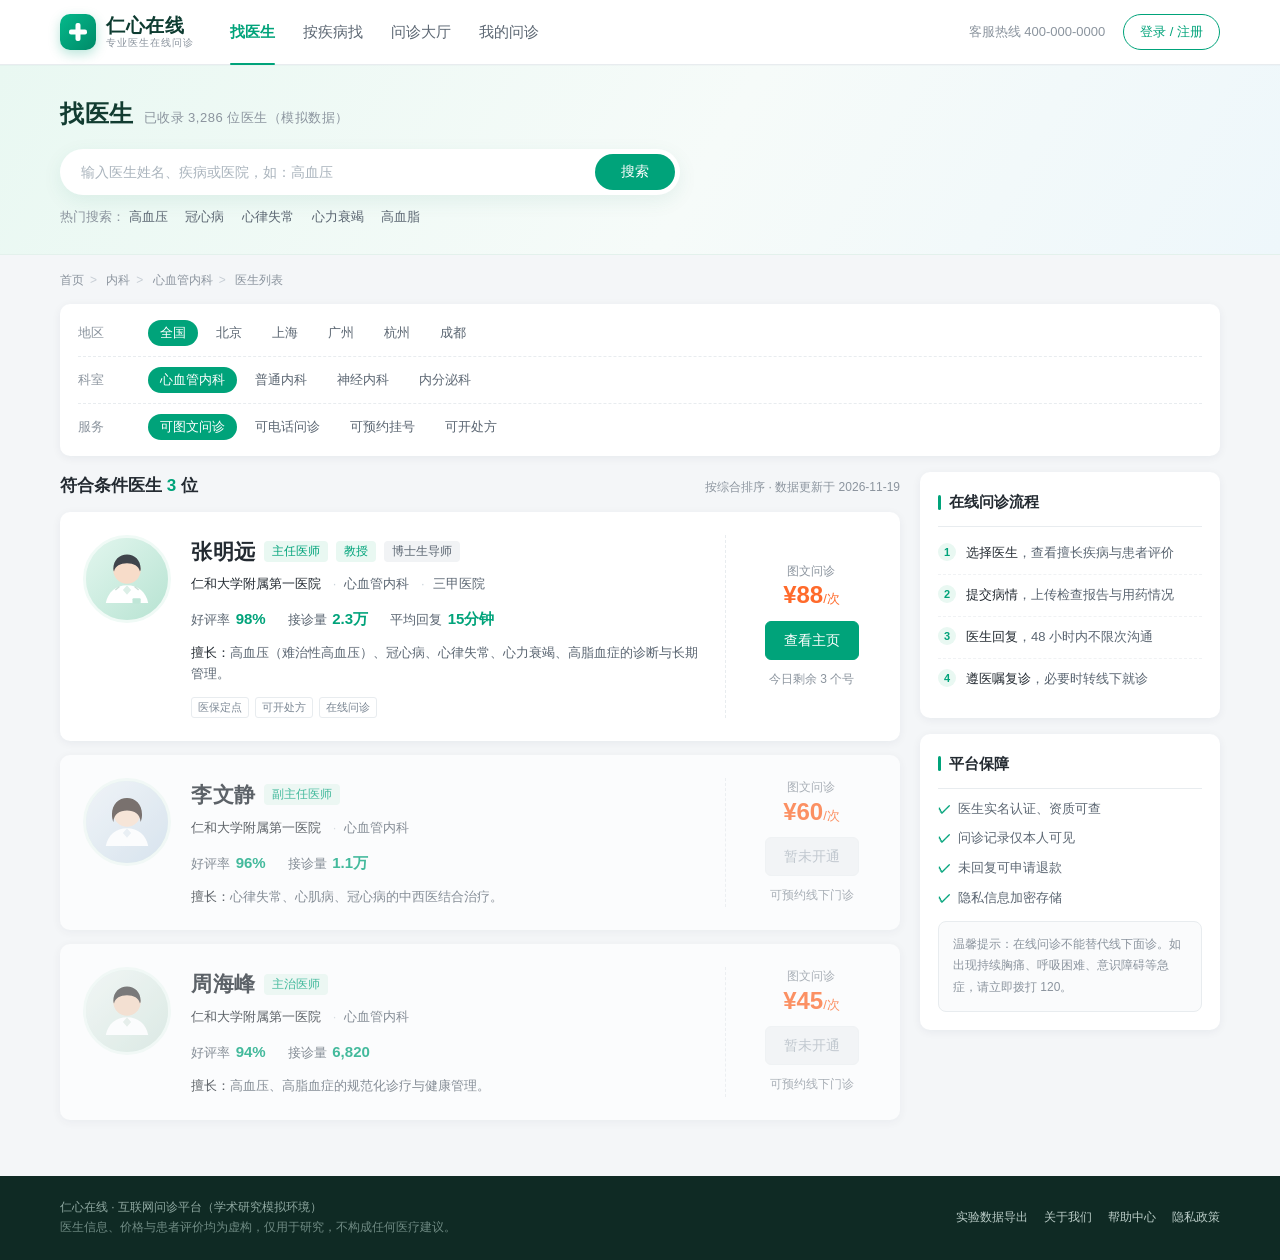
<file: index.html>
<!DOCTYPE html>
<html lang="zh-CN">
<head>
  <meta charset="UTF-8">
  <meta name="viewport" content="width=device-width, initial-scale=1, viewport-fit=cover">
  <title>心血管内科医生列表 - 仁心在线</title>
  <meta name="description" content="在线问诊平台医生列表（学术研究模拟页面）">
  <link rel="stylesheet" href="css/style.css">
</head>
<body data-page="index">

  <!-- 顶部导航 -->
  <header class="topbar">
    <div class="container topbar-inner">
      <a class="logo" href="index.html" aria-label="仁心在线首页">
        <span class="logo-mark" aria-hidden="true"></span>
        <span class="logo-text">仁心在线<small>专业医生在线问诊</small></span>
      </a>
      <nav class="topnav" aria-label="主导航">
        <a class="active" href="index.html">找医生</a>
        <a href="#">按疾病找</a>
        <a href="#">问诊大厅</a>
        <a href="#">我的问诊</a>
      </nav>
      <div class="topbar-right">
        <span class="hotline">客服热线 400-000-0000</span>
        <a class="link-login" href="#">登录 / 注册</a>
      </div>
    </div>
  </header>

  <!-- 搜索区 -->
  <section class="search-band">
    <div class="container search-band-inner">
      <h1 class="search-title">找医生<span>已收录 3,286 位医生（模拟数据）</span></h1>
      <div class="search-box">
        <input type="search" placeholder="输入医生姓名、疾病或医院，如：高血压" aria-label="搜索医生">
        <button type="button">搜索</button>
      </div>
      <p class="hot-words">热门搜索：
        <a href="#">高血压</a>
        <a href="#">冠心病</a>
        <a href="#">心律失常</a>
        <a href="#">心力衰竭</a>
        <a href="#">高血脂</a>
      </p>
    </div>
  </section>

  <main class="container">
    <nav class="crumbs" aria-label="面包屑">
      <a href="#">首页</a><span class="sep">&gt;</span>
      <a href="#">内科</a><span class="sep">&gt;</span>
      <a href="#">心血管内科</a><span class="sep">&gt;</span>
      医生列表
    </nav>

    <!-- 筛选条 -->
    <div class="filter-bar">
      <div class="filter-row">
        <span class="filter-label">地区</span>
        <div class="filter-options">
          <a class="on" href="#">全国</a>
          <a href="#">北京</a>
          <a href="#">上海</a>
          <a href="#">广州</a>
          <a href="#">杭州</a>
          <a href="#">成都</a>
        </div>
      </div>
      <div class="filter-row">
        <span class="filter-label">科室</span>
        <div class="filter-options">
          <a class="on" href="#">心血管内科</a>
          <a href="#">普通内科</a>
          <a href="#">神经内科</a>
          <a href="#">内分泌科</a>
        </div>
      </div>
      <div class="filter-row">
        <span class="filter-label">服务</span>
        <div class="filter-options">
          <a class="on" href="#">可图文问诊</a>
          <a href="#">可电话问诊</a>
          <a href="#">可预约挂号</a>
          <a href="#">可开处方</a>
        </div>
      </div>
    </div>

    <!-- 列表 + 侧栏 -->
    <div class="list-layout">
      <div class="list-main">
        <div class="list-head">
          <h2>符合条件医生 <em>3</em> 位</h2>
          <span>按综合排序 · 数据更新于 2026-11-19</span>
        </div>

        <!-- 主要医生 -->
        <article class="doc-card" data-track="doctor_card" data-track-label="张明远医生卡片">
          <div class="doc-avatar">
            <svg viewBox="0 0 120 120" role="img" aria-label="张明远医生头像">
              <defs>
                <linearGradient id="avBg1" x1="0" y1="0" x2="1" y2="1">
                  <stop offset="0" stop-color="#e2f6ee"></stop>
                  <stop offset="1" stop-color="#b7e3d2"></stop>
                </linearGradient>
              </defs>
              <rect width="120" height="120" fill="url(#avBg1)"></rect>
              <circle cx="60" cy="47" r="20" fill="#f7dcc9"></circle>
              <path d="M40 45c0-13 9-21 20-21s20 8 20 21c0 2-1 4-1 4-2-8-9-12-19-12s-17 4-19 12c0 0-1-2-1-4z" fill="#3f444b"></path>
              <path d="M60 69c-16 0-28 10-31 26h62c-3-16-15-26-31-26z" fill="#ffffff"></path>
              <path d="M60 69l-6 7 6 7 6-7z" fill="#dcefe7"></path>
              <path d="M49 71l-6 5M71 71l6 5" stroke="#c9dfd6" stroke-width="2" fill="none"></path>
              <rect x="68" y="88" width="12" height="8" rx="1.5" fill="#bfe6d7"></rect>
            </svg>
          </div>

          <div class="doc-body">
            <div class="doc-name-row">
              <h3>张明远</h3>
              <span class="chip">主任医师</span>
              <span class="chip">教授</span>
              <span class="chip chip-gray">博士生导师</span>
            </div>
            <p class="doc-meta">
              <span class="hospital">仁和大学附属第一医院</span>
              <span class="dot">·</span>心血管内科
              <span class="dot">·</span>三甲医院
            </p>
            <div class="doc-stats">
              <span>好评率 <b>98%</b></span>
              <span>接诊量 <b>2.3万</b></span>
              <span>平均回复 <b>15分钟</b></span>
            </div>
            <p class="doc-skills">
              <b>擅长：</b>高血压（难治性高血压）、冠心病、心律失常、心力衰竭、高脂血症的诊断与长期管理。
            </p>
            <div class="doc-flag-row">
              <span class="flag">医保定点</span>
              <span class="flag">可开处方</span>
              <span class="flag">在线问诊</span>
            </div>
          </div>

          <div class="doc-side">
            <div class="doc-price" data-track="price" data-track-label="列表页图文问诊价格">
              <small>图文问诊</small>
              <strong>¥88<span>/次</span></strong>
            </div>
            <a class="btn btn-primary" href="doctor.html" data-od-link data-track="enter_doctor" data-track-label="进入张明远医生主页">查看主页</a>
            <p class="doc-hint">今日剩余 3 个号</p>
          </div>
        </article>

        <!-- 其他医生（未开通在线问诊） -->
        <article class="doc-card is-muted">
          <div class="doc-avatar">
            <svg viewBox="0 0 120 120" role="img" aria-label="李文静医生头像">
              <defs>
                <linearGradient id="avBg2" x1="0" y1="0" x2="1" y2="1">
                  <stop offset="0" stop-color="#eef3f8"></stop>
                  <stop offset="1" stop-color="#cdddea"></stop>
                </linearGradient>
              </defs>
              <rect width="120" height="120" fill="url(#avBg2)"></rect>
              <circle cx="60" cy="47" r="20" fill="#f8dfcd"></circle>
              <path d="M38 49c0-15 10-24 22-24s22 9 22 24c0 6-2 11-2 11-1-12-9-17-20-17s-19 5-20 17c0 0-2-5-2-11z" fill="#4a3f3a"></path>
              <path d="M60 69c-16 0-28 10-31 26h62c-3-16-15-26-31-26z" fill="#ffffff"></path>
              <path d="M60 69l-6 7 6 7 6-7z" fill="#e5edf3"></path>
            </svg>
          </div>
          <div class="doc-body">
            <div class="doc-name-row">
              <h3>李文静</h3>
              <span class="chip">副主任医师</span>
            </div>
            <p class="doc-meta">
              <span class="hospital">仁和大学附属第一医院</span>
              <span class="dot">·</span>心血管内科
            </p>
            <div class="doc-stats">
              <span>好评率 <b>96%</b></span>
              <span>接诊量 <b>1.1万</b></span>
            </div>
            <p class="doc-skills"><b>擅长：</b>心律失常、心肌病、冠心病的中西医结合治疗。</p>
          </div>
          <div class="doc-side">
            <div class="doc-price">
              <small>图文问诊</small>
              <strong>¥60<span>/次</span></strong>
            </div>
            <button class="btn" type="button" disabled>暂未开通</button>
            <p class="doc-hint">可预约线下门诊</p>
          </div>
        </article>

        <article class="doc-card is-muted">
          <div class="doc-avatar">
            <svg viewBox="0 0 120 120" role="img" aria-label="周海峰医生头像">
              <defs>
                <linearGradient id="avBg3" x1="0" y1="0" x2="1" y2="1">
                  <stop offset="0" stop-color="#f0f6f4"></stop>
                  <stop offset="1" stop-color="#d2e5dd"></stop>
                </linearGradient>
              </defs>
              <rect width="120" height="120" fill="url(#avBg3)"></rect>
              <circle cx="60" cy="47" r="20" fill="#f3d8c4"></circle>
              <path d="M40 45c0-13 9-21 20-21s20 8 20 21c0 2-1 4-1 4-2-8-9-12-19-12s-17 4-19 12c0 0-1-2-1-4z" fill="#4a4a4a"></path>
              <path d="M60 69c-16 0-28 10-31 26h62c-3-16-15-26-31-26z" fill="#ffffff"></path>
              <path d="M60 69l-6 7 6 7 6-7z" fill="#e1ece7"></path>
            </svg>
          </div>
          <div class="doc-body">
            <div class="doc-name-row">
              <h3>周海峰</h3>
              <span class="chip">主治医师</span>
            </div>
            <p class="doc-meta">
              <span class="hospital">仁和大学附属第一医院</span>
              <span class="dot">·</span>心血管内科
            </p>
            <div class="doc-stats">
              <span>好评率 <b>94%</b></span>
              <span>接诊量 <b>6,820</b></span>
            </div>
            <p class="doc-skills"><b>擅长：</b>高血压、高脂血症的规范化诊疗与健康管理。</p>
          </div>
          <div class="doc-side">
            <div class="doc-price">
              <small>图文问诊</small>
              <strong>¥45<span>/次</span></strong>
            </div>
            <button class="btn" type="button" disabled>暂未开通</button>
            <p class="doc-hint">可预约线下门诊</p>
          </div>
        </article>
      </div>

      <!-- 侧栏 -->
      <aside class="list-side">
        <div class="side-card">
          <h2 class="side-title">在线问诊流程</h2>
          <ul class="step-list">
            <li data-step="1"><b>选择医生</b>，查看擅长疾病与患者评价</li>
            <li data-step="2"><b>提交病情</b>，上传检查报告与用药情况</li>
            <li data-step="3"><b>医生回复</b>，48 小时内不限次沟通</li>
            <li data-step="4"><b>遵医嘱复诊</b>，必要时转线下就诊</li>
          </ul>
        </div>
        <div class="side-card">
          <h2 class="side-title">平台保障</h2>
          <ul class="guarantee-list">
            <li>医生实名认证、资质可查</li>
            <li>问诊记录仅本人可见</li>
            <li>未回复可申请退款</li>
            <li>隐私信息加密存储</li>
          </ul>
          <div class="notice-box">
            温馨提示：在线问诊不能替代线下面诊。如出现持续胸痛、呼吸困难、意识障碍等急症，请立即拨打 120。
          </div>
        </div>
      </aside>
    </div>
  </main>

  <footer class="footer">
    <div class="container footer-inner">
      <div>
        <p>仁心在线 · 互联网问诊平台（学术研究模拟环境）</p>
        <p class="footer-note">医生信息、价格与患者评价均为虚构，仅用于研究，不构成任何医疗建议。</p>
      </div>
      <div class="footer-links">
        <a href="#" data-od-export>实验数据导出</a>
        <a href="#">关于我们</a>
        <a href="#">帮助中心</a>
        <a href="#">隐私政策</a>
      </div>
    </div>
  </footer>

  <script src="js/main.js"></script>
</body>
</html>
</file>
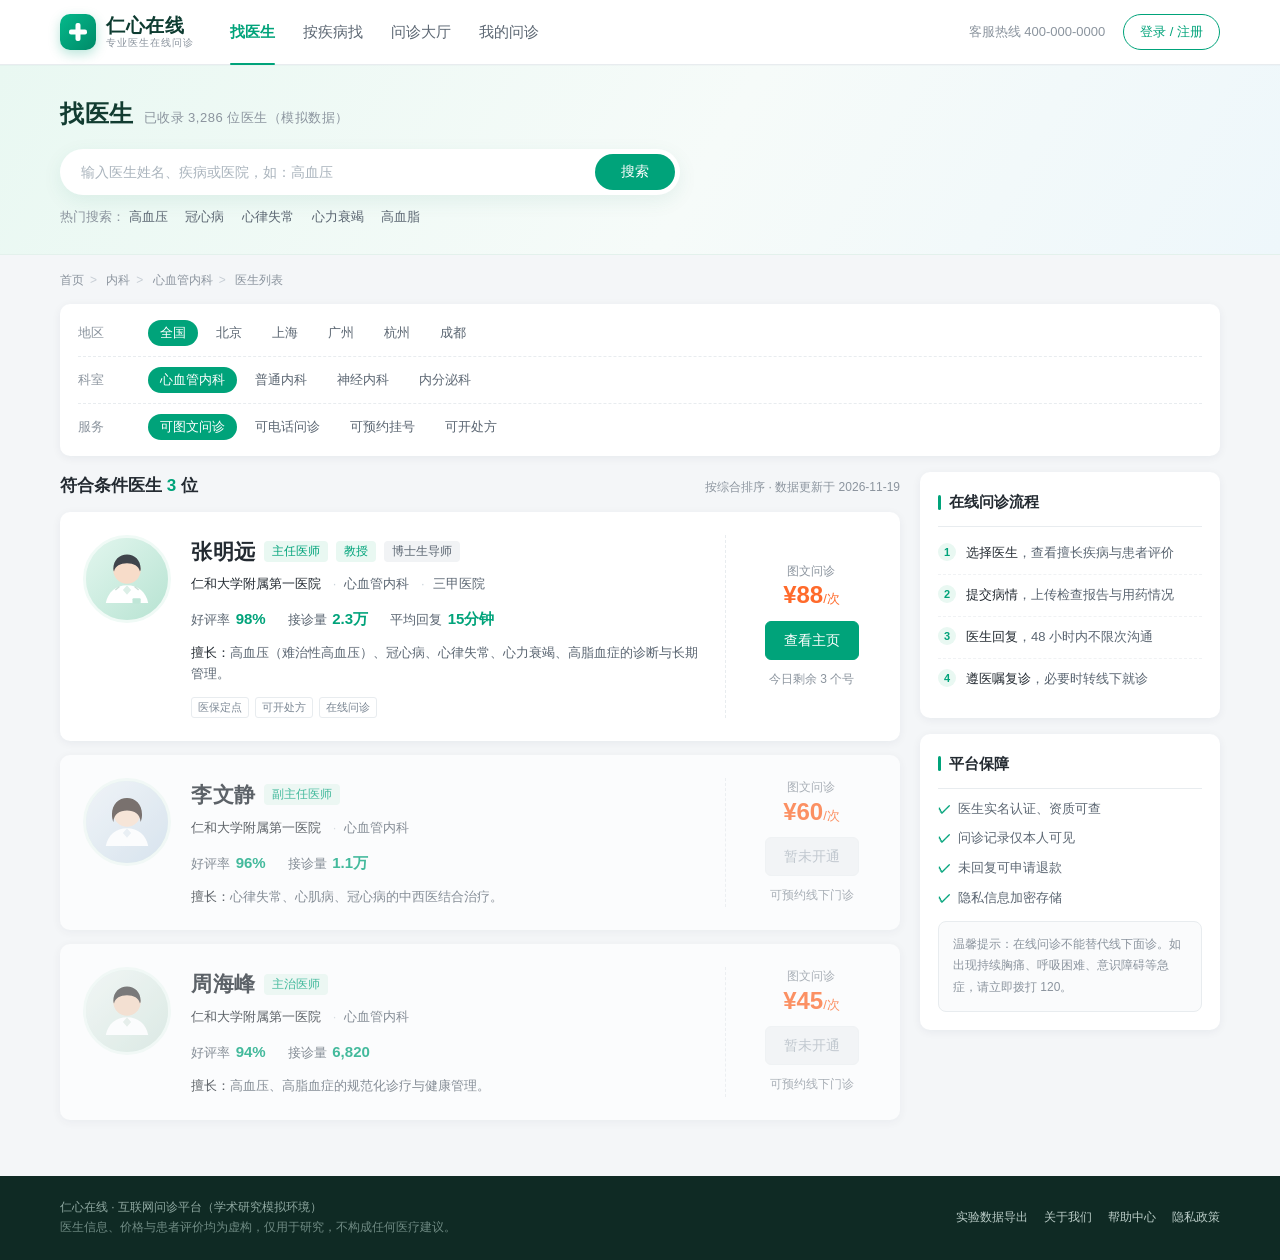
<file: .trae-html-share-packages/doctor.html/index.html>
<!DOCTYPE html>
<html lang="zh-CN">
<head>
  <meta charset="UTF-8">
  <meta name="viewport" content="width=device-width, initial-scale=1">
  <title>心血管内科医生列表 - 仁心在线</title>
  <meta name="description" content="在线问诊平台医生列表（学术研究模拟页面）">
  <link rel="stylesheet" href="css/style.css">
</head>
<body data-page="index">

  <!-- 顶部导航 -->
  <header class="topbar">
    <div class="container topbar-inner">
      <a class="logo" href="index.html" aria-label="仁心在线首页">
        <span class="logo-mark" aria-hidden="true"></span>
        <span class="logo-text">仁心在线<small>专业医生在线问诊</small></span>
      </a>
      <nav class="topnav" aria-label="主导航">
        <a class="active" href="index.html">找医生</a>
        <a href="#">按疾病找</a>
        <a href="#">问诊大厅</a>
        <a href="#">我的问诊</a>
      </nav>
      <div class="topbar-right">
        <span class="hotline">客服热线 400-000-0000</span>
        <a class="link-login" href="#">登录 / 注册</a>
      </div>
    </div>
  </header>

  <!-- 搜索区 -->
  <section class="search-band">
    <div class="container search-band-inner">
      <h1 class="search-title">找医生<span>已收录 3,286 位医生（模拟数据）</span></h1>
      <div class="search-box">
        <input type="search" placeholder="输入医生姓名、疾病或医院，如：高血压" aria-label="搜索医生">
        <button type="button">搜索</button>
      </div>
      <p class="hot-words">热门搜索：
        <a href="#">高血压</a>
        <a href="#">冠心病</a>
        <a href="#">心律失常</a>
        <a href="#">心力衰竭</a>
        <a href="#">高血脂</a>
      </p>
    </div>
  </section>

  <main class="container">
    <nav class="crumbs" aria-label="面包屑">
      <a href="#">首页</a><span class="sep">&gt;</span>
      <a href="#">内科</a><span class="sep">&gt;</span>
      <a href="#">心血管内科</a><span class="sep">&gt;</span>
      医生列表
    </nav>

    <!-- 筛选条 -->
    <div class="filter-bar">
      <div class="filter-row">
        <span class="filter-label">地区</span>
        <div class="filter-options">
          <a class="on" href="#">全国</a>
          <a href="#">北京</a>
          <a href="#">上海</a>
          <a href="#">广州</a>
          <a href="#">杭州</a>
          <a href="#">成都</a>
        </div>
      </div>
      <div class="filter-row">
        <span class="filter-label">科室</span>
        <div class="filter-options">
          <a class="on" href="#">心血管内科</a>
          <a href="#">普通内科</a>
          <a href="#">神经内科</a>
          <a href="#">内分泌科</a>
        </div>
      </div>
      <div class="filter-row">
        <span class="filter-label">服务</span>
        <div class="filter-options">
          <a class="on" href="#">可图文问诊</a>
          <a href="#">可电话问诊</a>
          <a href="#">可预约挂号</a>
          <a href="#">可开处方</a>
        </div>
      </div>
    </div>

    <!-- 列表 + 侧栏 -->
    <div class="list-layout">
      <div class="list-main">
        <div class="list-head">
          <h2>符合条件医生 <em>3</em> 位</h2>
          <span>按综合排序 · 数据更新于 2026-11-19</span>
        </div>

        <!-- 主要医生 -->
        <article class="doc-card" data-track="doctor_card" data-track-label="张明远医生卡片">
          <div class="doc-avatar">
            <svg viewBox="0 0 120 120" role="img" aria-label="张明远医生头像">
              <defs>
                <linearGradient id="avBg1" x1="0" y1="0" x2="1" y2="1">
                  <stop offset="0" stop-color="#e2f6ee"></stop>
                  <stop offset="1" stop-color="#b7e3d2"></stop>
                </linearGradient>
              </defs>
              <rect width="120" height="120" fill="url(#avBg1)"></rect>
              <circle cx="60" cy="47" r="20" fill="#f7dcc9"></circle>
              <path d="M40 45c0-13 9-21 20-21s20 8 20 21c0 2-1 4-1 4-2-8-9-12-19-12s-17 4-19 12c0 0-1-2-1-4z" fill="#3f444b"></path>
              <path d="M60 69c-16 0-28 10-31 26h62c-3-16-15-26-31-26z" fill="#ffffff"></path>
              <path d="M60 69l-6 7 6 7 6-7z" fill="#dcefe7"></path>
              <path d="M49 71l-6 5M71 71l6 5" stroke="#c9dfd6" stroke-width="2" fill="none"></path>
              <rect x="68" y="88" width="12" height="8" rx="1.5" fill="#bfe6d7"></rect>
            </svg>
          </div>

          <div class="doc-body">
            <div class="doc-name-row">
              <h3>张明远</h3>
              <span class="chip">主任医师</span>
              <span class="chip">教授</span>
              <span class="chip chip-gray">博士生导师</span>
            </div>
            <p class="doc-meta">
              <span class="hospital">仁和大学附属第一医院</span>
              <span class="dot">·</span>心血管内科
              <span class="dot">·</span>三甲医院
            </p>
            <div class="doc-stats">
              <span>好评率 <b>98%</b></span>
              <span>接诊量 <b>2.3万</b></span>
              <span>平均回复 <b>15分钟</b></span>
            </div>
            <p class="doc-skills">
              <b>擅长：</b>高血压（难治性高血压）、冠心病、心律失常、心力衰竭、高脂血症的诊断与长期管理。
            </p>
            <div class="doc-flag-row">
              <span class="flag">医保定点</span>
              <span class="flag">可开处方</span>
              <span class="flag">在线问诊</span>
            </div>
          </div>

          <div class="doc-side">
            <div class="doc-price" data-track="price" data-track-label="列表页图文问诊价格">
              <small>图文问诊</small>
              <strong>¥88<span>/次</span></strong>
            </div>
            <a class="btn btn-primary" href="doctor.html" data-od-link data-track="enter_doctor" data-track-label="进入张明远医生主页">查看主页</a>
            <p class="doc-hint">今日剩余 3 个号</p>
          </div>
        </article>

        <!-- 其他医生（未开通在线问诊） -->
        <article class="doc-card is-muted">
          <div class="doc-avatar">
            <svg viewBox="0 0 120 120" role="img" aria-label="李文静医生头像">
              <defs>
                <linearGradient id="avBg2" x1="0" y1="0" x2="1" y2="1">
                  <stop offset="0" stop-color="#eef3f8"></stop>
                  <stop offset="1" stop-color="#cdddea"></stop>
                </linearGradient>
              </defs>
              <rect width="120" height="120" fill="url(#avBg2)"></rect>
              <circle cx="60" cy="47" r="20" fill="#f8dfcd"></circle>
              <path d="M38 49c0-15 10-24 22-24s22 9 22 24c0 6-2 11-2 11-1-12-9-17-20-17s-19 5-20 17c0 0-2-5-2-11z" fill="#4a3f3a"></path>
              <path d="M60 69c-16 0-28 10-31 26h62c-3-16-15-26-31-26z" fill="#ffffff"></path>
              <path d="M60 69l-6 7 6 7 6-7z" fill="#e5edf3"></path>
            </svg>
          </div>
          <div class="doc-body">
            <div class="doc-name-row">
              <h3>李文静</h3>
              <span class="chip">副主任医师</span>
            </div>
            <p class="doc-meta">
              <span class="hospital">仁和大学附属第一医院</span>
              <span class="dot">·</span>心血管内科
            </p>
            <div class="doc-stats">
              <span>好评率 <b>96%</b></span>
              <span>接诊量 <b>1.1万</b></span>
            </div>
            <p class="doc-skills"><b>擅长：</b>心律失常、心肌病、冠心病的中西医结合治疗。</p>
          </div>
          <div class="doc-side">
            <div class="doc-price">
              <small>图文问诊</small>
              <strong>¥60<span>/次</span></strong>
            </div>
            <button class="btn" type="button" disabled>暂未开通</button>
            <p class="doc-hint">可预约线下门诊</p>
          </div>
        </article>

        <article class="doc-card is-muted">
          <div class="doc-avatar">
            <svg viewBox="0 0 120 120" role="img" aria-label="周海峰医生头像">
              <defs>
                <linearGradient id="avBg3" x1="0" y1="0" x2="1" y2="1">
                  <stop offset="0" stop-color="#f0f6f4"></stop>
                  <stop offset="1" stop-color="#d2e5dd"></stop>
                </linearGradient>
              </defs>
              <rect width="120" height="120" fill="url(#avBg3)"></rect>
              <circle cx="60" cy="47" r="20" fill="#f3d8c4"></circle>
              <path d="M40 45c0-13 9-21 20-21s20 8 20 21c0 2-1 4-1 4-2-8-9-12-19-12s-17 4-19 12c0 0-1-2-1-4z" fill="#4a4a4a"></path>
              <path d="M60 69c-16 0-28 10-31 26h62c-3-16-15-26-31-26z" fill="#ffffff"></path>
              <path d="M60 69l-6 7 6 7 6-7z" fill="#e1ece7"></path>
            </svg>
          </div>
          <div class="doc-body">
            <div class="doc-name-row">
              <h3>周海峰</h3>
              <span class="chip">主治医师</span>
            </div>
            <p class="doc-meta">
              <span class="hospital">仁和大学附属第一医院</span>
              <span class="dot">·</span>心血管内科
            </p>
            <div class="doc-stats">
              <span>好评率 <b>94%</b></span>
              <span>接诊量 <b>6,820</b></span>
            </div>
            <p class="doc-skills"><b>擅长：</b>高血压、高脂血症的规范化诊疗与健康管理。</p>
          </div>
          <div class="doc-side">
            <div class="doc-price">
              <small>图文问诊</small>
              <strong>¥45<span>/次</span></strong>
            </div>
            <button class="btn" type="button" disabled>暂未开通</button>
            <p class="doc-hint">可预约线下门诊</p>
          </div>
        </article>
      </div>

      <!-- 侧栏 -->
      <aside class="list-side">
        <div class="side-card">
          <h2 class="side-title">在线问诊流程</h2>
          <ul class="step-list">
            <li data-step="1"><b>选择医生</b>，查看擅长疾病与患者评价</li>
            <li data-step="2"><b>提交病情</b>，上传检查报告与用药情况</li>
            <li data-step="3"><b>医生回复</b>，48 小时内不限次沟通</li>
            <li data-step="4"><b>遵医嘱复诊</b>，必要时转线下就诊</li>
          </ul>
        </div>
        <div class="side-card">
          <h2 class="side-title">平台保障</h2>
          <ul class="guarantee-list">
            <li>医生实名认证、资质可查</li>
            <li>问诊记录仅本人可见</li>
            <li>未回复可申请退款</li>
            <li>隐私信息加密存储</li>
          </ul>
          <div class="notice-box">
            温馨提示：在线问诊不能替代线下面诊。如出现持续胸痛、呼吸困难、意识障碍等急症，请立即拨打 120。
          </div>
        </div>
      </aside>
    </div>
  </main>

  <footer class="footer">
    <div class="container footer-inner">
      <div>
        <p>仁心在线 · 互联网问诊平台（学术研究模拟环境）</p>
        <p class="footer-note">医生信息、价格与患者评价均为虚构，仅用于研究，不构成任何医疗建议。</p>
      </div>
      <div class="footer-links">
        <a href="#" data-od-export>实验数据导出</a>
        <a href="#">关于我们</a>
        <a href="#">帮助中心</a>
        <a href="#">隐私政策</a>
      </div>
    </div>
  </footer>

  <script src="js/main.js"></script>
</body>
</html>
</file>
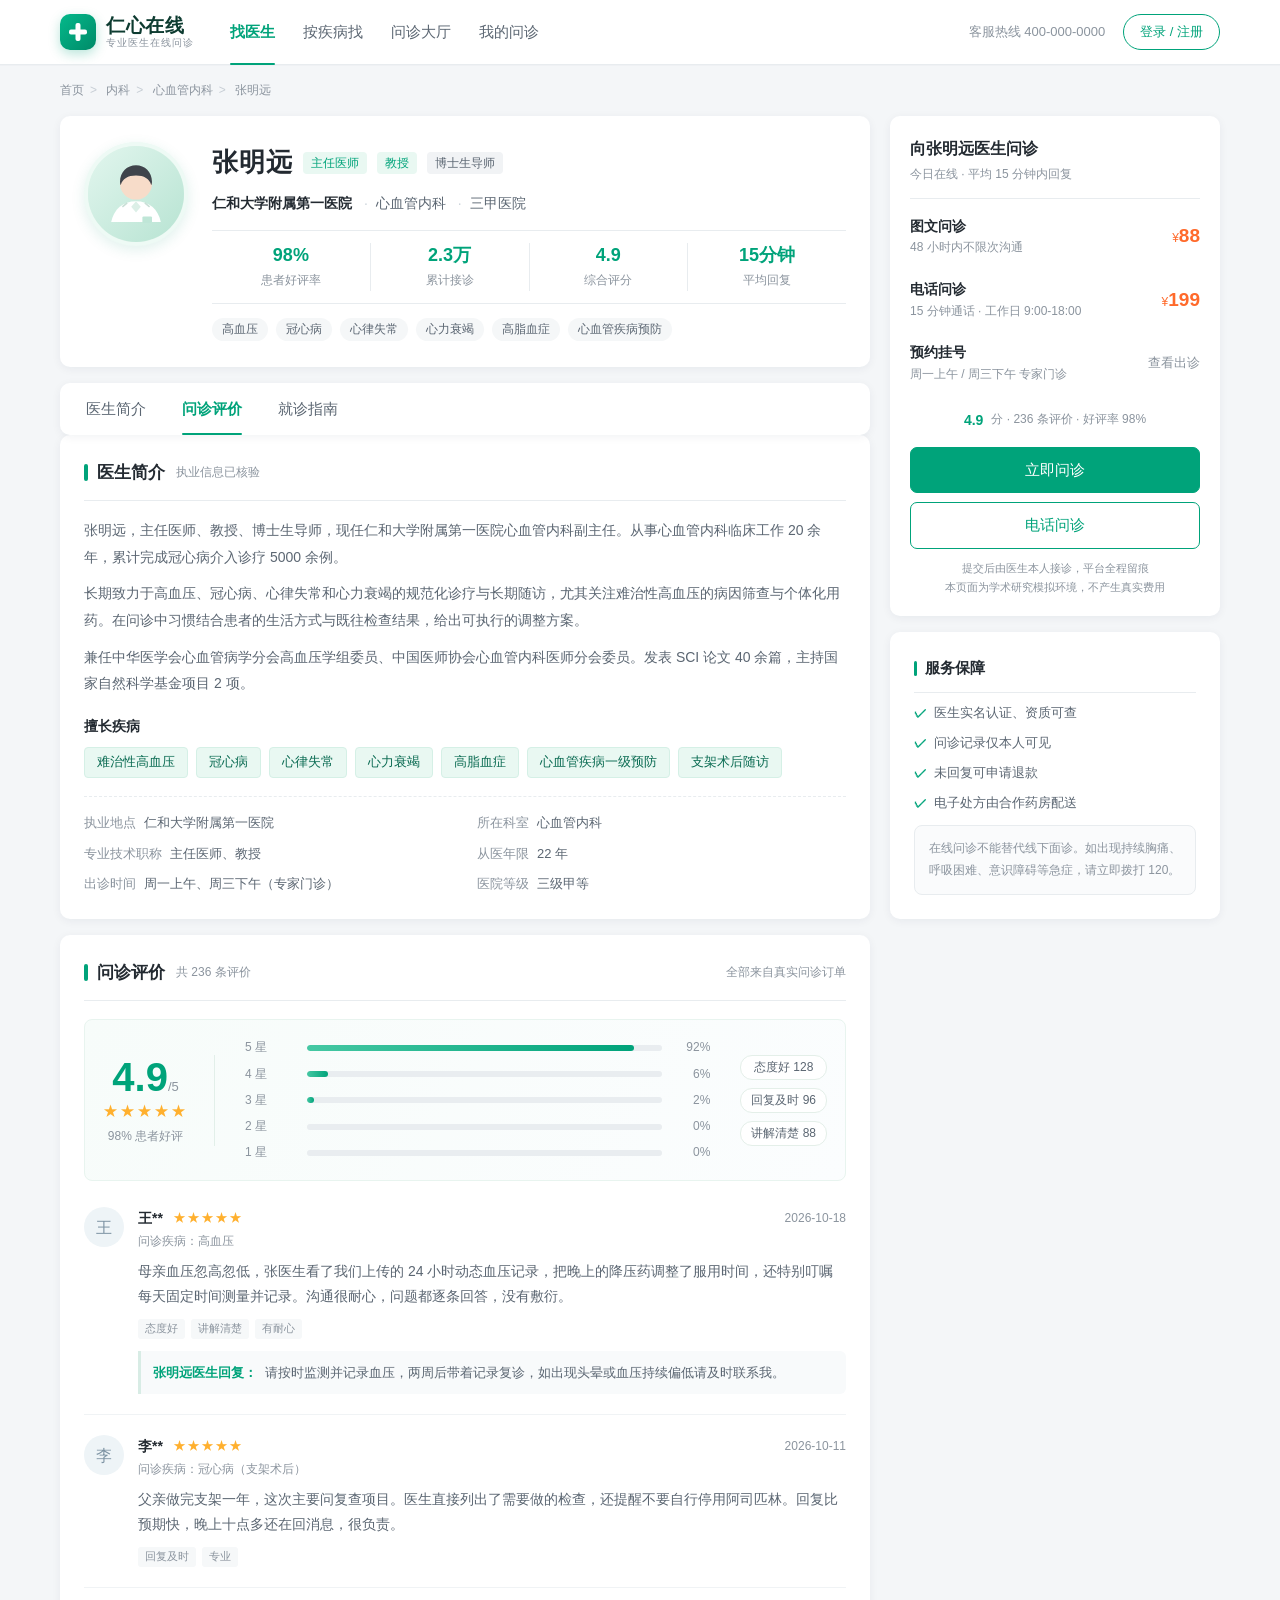
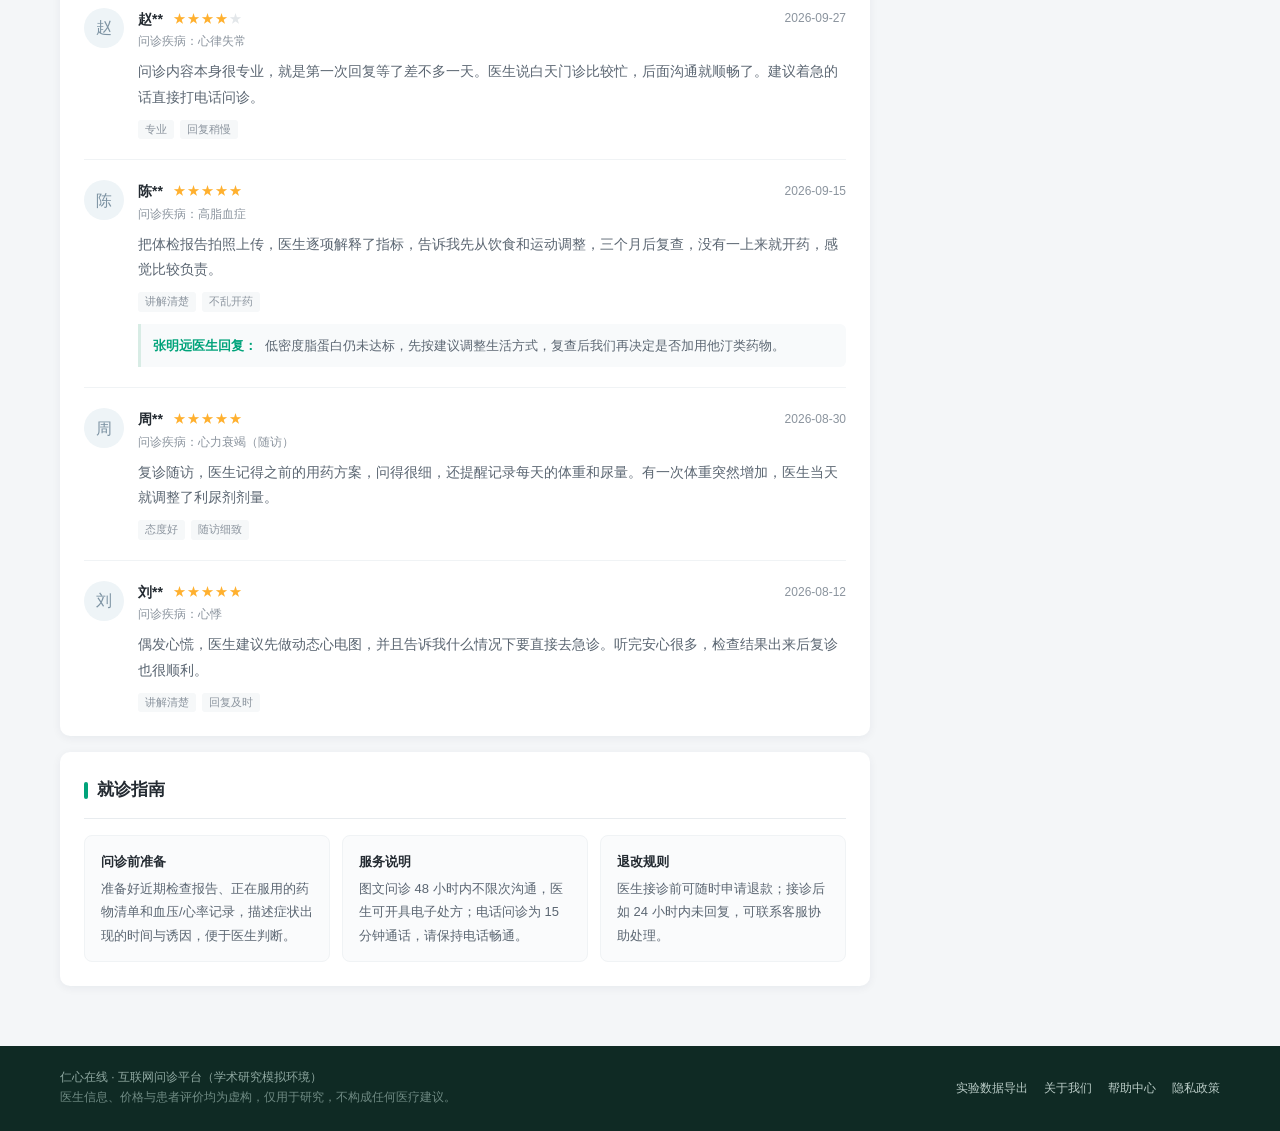
<file: doctor.html>
<!DOCTYPE html>
<html lang="zh-CN">
<head>
  <meta charset="UTF-8">
  <meta name="viewport" content="width=device-width, initial-scale=1, viewport-fit=cover">
  <title>张明远 主任医师 - 心血管内科 - 仁心在线</title>
  <meta name="description" content="张明远医生主页：擅长高血压、冠心病、心律失常的诊疗（学术研究模拟页面）">
  <link rel="stylesheet" href="css/style.css">
</head>
<body data-page="doctor" class="has-mobile-bar">

  <!-- 顶部导航 -->
  <header class="topbar">
    <div class="container topbar-inner">
      <a class="logo" href="index.html" data-od-link aria-label="仁心在线首页">
        <span class="logo-mark" aria-hidden="true"></span>
        <span class="logo-text">仁心在线<small>专业医生在线问诊</small></span>
      </a>
      <nav class="topnav" aria-label="主导航">
        <a class="active" href="index.html" data-od-link>找医生</a>
        <a href="#">按疾病找</a>
        <a href="#">问诊大厅</a>
        <a href="#">我的问诊</a>
      </nav>
      <div class="topbar-right">
        <span class="hotline">客服热线 400-000-0000</span>
        <a class="link-login" href="#">登录 / 注册</a>
      </div>
    </div>
  </header>

  <main class="container">
    <nav class="crumbs" aria-label="面包屑">
      <a href="index.html" data-od-link>首页</a><span class="sep">&gt;</span>
      <a href="index.html" data-od-link>内科</a><span class="sep">&gt;</span>
      <a href="index.html" data-od-link>心血管内科</a><span class="sep">&gt;</span>
      张明远
    </nav>

    <div class="profile-layout">
      <!-- 主栏 -->
      <div class="col-main">

        <!-- 医生信息头 -->
        <section class="card doctor-hero" data-track="doctor_header" data-track-label="医生信息头部">
          <div class="hero-avatar">
            <svg viewBox="0 0 120 120" role="img" aria-label="张明远医生头像">
              <defs>
                <linearGradient id="avBgD" x1="0" y1="0" x2="1" y2="1">
                  <stop offset="0" stop-color="#e2f6ee"></stop>
                  <stop offset="1" stop-color="#b7e3d2"></stop>
                </linearGradient>
              </defs>
              <rect width="120" height="120" fill="url(#avBgD)"></rect>
              <circle cx="60" cy="47" r="20" fill="#f7dcc9"></circle>
              <path d="M40 45c0-13 9-21 20-21s20 8 20 21c0 2-1 4-1 4-2-8-9-12-19-12s-17 4-19 12c0 0-1-2-1-4z" fill="#3f444b"></path>
              <path d="M60 69c-16 0-28 10-31 26h62c-3-16-15-26-31-26z" fill="#ffffff"></path>
              <path d="M60 69l-6 7 6 7 6-7z" fill="#dcefe7"></path>
              <path d="M49 71l-6 5M71 71l6 5" stroke="#c9dfd6" stroke-width="2" fill="none"></path>
              <rect x="68" y="88" width="12" height="8" rx="1.5" fill="#bfe6d7"></rect>
            </svg>
          </div>

          <div class="hero-main">
            <div class="hero-name">
              <h1>张明远</h1>
              <span class="chip">主任医师</span>
              <span class="chip">教授</span>
              <span class="chip chip-gray">博士生导师</span>
            </div>
            <p class="hero-dept">
              <b>仁和大学附属第一医院</b>
              <span class="dot">·</span>心血管内科
              <span class="dot">·</span>三甲医院
            </p>

            <div class="hero-stats">
              <div>
                <strong>98%</strong>
                <span>患者好评率</span>
              </div>
              <div>
                <strong>2.3万</strong>
                <span>累计接诊</span>
              </div>
              <div>
                <strong>4.9</strong>
                <span>综合评分</span>
              </div>
              <div>
                <strong>15分钟</strong>
                <span>平均回复</span>
              </div>
            </div>

            <div class="hero-tags">
              <span class="tag">高血压</span>
              <span class="tag">冠心病</span>
              <span class="tag">心律失常</span>
              <span class="tag">心力衰竭</span>
              <span class="tag">高脂血症</span>
              <span class="tag">心血管疾病预防</span>
            </div>
          </div>
        </section>

        <!-- 页内导航 -->
        <nav class="tabbar" aria-label="页面内导航">
          <a href="#intro" class="active">医生简介</a>
          <a href="#reviews">问诊评价</a>
          <a href="#guide">就诊指南</a>
        </nav>

        <!-- 医生简介 -->
        <section class="card section" id="intro">
          <h2 class="section-title">医生简介<em>执业信息已核验</em></h2>

          <div class="intro-text" data-track="intro" data-track-label="医生简介">
            <p>张明远，主任医师、教授、博士生导师，现任仁和大学附属第一医院心血管内科副主任。从事心血管内科临床工作 20 余年，累计完成冠心病介入诊疗 5000 余例。</p>
            <p>长期致力于高血压、冠心病、心律失常和心力衰竭的规范化诊疗与长期随访，尤其关注难治性高血压的病因筛查与个体化用药。在问诊中习惯结合患者的生活方式与既往检查结果，给出可执行的调整方案。</p>
            <p>兼任中华医学会心血管病学分会高血压学组委员、中国医师协会心血管内科医师分会委员。发表 SCI 论文 40 余篇，主持国家自然科学基金项目 2 项。</p>
          </div>

          <div class="skill-block" data-track="expertise" data-track-label="擅长疾病">
            <h4>擅长疾病</h4>
            <ul class="skill-list">
              <li>难治性高血压</li>
              <li>冠心病</li>
              <li>心律失常</li>
              <li>心力衰竭</li>
              <li>高脂血症</li>
              <li>心血管疾病一级预防</li>
              <li>支架术后随访</li>
            </ul>
          </div>

          <div class="info-grid">
            <p><span>执业地点</span>仁和大学附属第一医院</p>
            <p><span>所在科室</span>心血管内科</p>
            <p><span>专业技术职称</span>主任医师、教授</p>
            <p><span>从医年限</span>22 年</p>
            <p><span>出诊时间</span>周一上午、周三下午（专家门诊）</p>
            <p><span>医院等级</span>三级甲等</p>
          </div>
        </section>

        <!-- 问诊评价 -->
        <section class="card section" id="reviews" data-track="reviews" data-track-label="问诊评价区">
          <h2 class="section-title">问诊评价<em>共 236 条评价</em><span class="more">全部来自真实问诊订单</span></h2>

          <div class="review-summary">
            <div class="score-block">
              <div class="score-num">4.9<small>/5</small></div>
              <div class="stars" aria-label="4.9 分">★★★★★</div>
              <p>98% 患者好评</p>
            </div>
            <div class="score-bars">
              <div class="bar-row">
                <span>5 星</span>
                <div class="bar-track"><div class="bar-fill" style="width: 92%"></div></div>
                <span>92%</span>
              </div>
              <div class="bar-row">
                <span>4 星</span>
                <div class="bar-track"><div class="bar-fill" style="width: 6%"></div></div>
                <span>6%</span>
              </div>
              <div class="bar-row">
                <span>3 星</span>
                <div class="bar-track"><div class="bar-fill" style="width: 2%"></div></div>
                <span>2%</span>
              </div>
              <div class="bar-row">
                <span>2 星</span>
                <div class="bar-track"><div class="bar-fill" style="width: 0"></div></div>
                <span>0%</span>
              </div>
              <div class="bar-row">
                <span>1 星</span>
                <div class="bar-track"><div class="bar-fill" style="width: 0"></div></div>
                <span>0%</span>
              </div>
            </div>
            <div class="summary-tags">
              <span>态度好 128</span>
              <span>回复及时 96</span>
              <span>讲解清楚 88</span>
            </div>
          </div>

          <ul class="review-list">
            <li class="review-item">
              <div class="review-avatar">王</div>
              <div class="review-main">
                <div class="review-head">
                  <strong>王**</strong>
                  <span class="stars" aria-label="5 星">★★★★★</span>
                  <time datetime="2026-10-18">2026-10-18</time>
                </div>
                <p class="review-disease">问诊疾病：高血压</p>
                <p class="review-text">母亲血压忽高忽低，张医生看了我们上传的 24 小时动态血压记录，把晚上的降压药调整了服用时间，还特别叮嘱每天固定时间测量并记录。沟通很耐心，问题都逐条回答，没有敷衍。</p>
                <div class="review-tags"><span>态度好</span><span>讲解清楚</span><span>有耐心</span></div>
                <div class="review-reply"><b>张明远医生回复：</b>请按时监测并记录血压，两周后带着记录复诊，如出现头晕或血压持续偏低请及时联系我。</div>
              </div>
            </li>

            <li class="review-item">
              <div class="review-avatar">李</div>
              <div class="review-main">
                <div class="review-head">
                  <strong>李**</strong>
                  <span class="stars" aria-label="5 星">★★★★★</span>
                  <time datetime="2026-10-11">2026-10-11</time>
                </div>
                <p class="review-disease">问诊疾病：冠心病（支架术后）</p>
                <p class="review-text">父亲做完支架一年，这次主要问复查项目。医生直接列出了需要做的检查，还提醒不要自行停用阿司匹林。回复比预期快，晚上十点多还在回消息，很负责。</p>
                <div class="review-tags"><span>回复及时</span><span>专业</span></div>
              </div>
            </li>

            <li class="review-item">
              <div class="review-avatar">赵</div>
              <div class="review-main">
                <div class="review-head">
                  <strong>赵**</strong>
                  <span class="stars" aria-label="4 星">★★★★<span class="off">★</span></span>
                  <time datetime="2026-09-27">2026-09-27</time>
                </div>
                <p class="review-disease">问诊疾病：心律失常</p>
                <p class="review-text">问诊内容本身很专业，就是第一次回复等了差不多一天。医生说白天门诊比较忙，后面沟通就顺畅了。建议着急的话直接打电话问诊。</p>
                <div class="review-tags"><span>专业</span><span>回复稍慢</span></div>
              </div>
            </li>

            <li class="review-item">
              <div class="review-avatar">陈</div>
              <div class="review-main">
                <div class="review-head">
                  <strong>陈**</strong>
                  <span class="stars" aria-label="5 星">★★★★★</span>
                  <time datetime="2026-09-15">2026-09-15</time>
                </div>
                <p class="review-disease">问诊疾病：高脂血症</p>
                <p class="review-text">把体检报告拍照上传，医生逐项解释了指标，告诉我先从饮食和运动调整，三个月后复查，没有一上来就开药，感觉比较负责。</p>
                <div class="review-tags"><span>讲解清楚</span><span>不乱开药</span></div>
                <div class="review-reply"><b>张明远医生回复：</b>低密度脂蛋白仍未达标，先按建议调整生活方式，复查后我们再决定是否加用他汀类药物。</div>
              </div>
            </li>

            <li class="review-item">
              <div class="review-avatar">周</div>
              <div class="review-main">
                <div class="review-head">
                  <strong>周**</strong>
                  <span class="stars" aria-label="5 星">★★★★★</span>
                  <time datetime="2026-08-30">2026-08-30</time>
                </div>
                <p class="review-disease">问诊疾病：心力衰竭（随访）</p>
                <p class="review-text">复诊随访，医生记得之前的用药方案，问得很细，还提醒记录每天的体重和尿量。有一次体重突然增加，医生当天就调整了利尿剂剂量。</p>
                <div class="review-tags"><span>态度好</span><span>随访细致</span></div>
              </div>
            </li>

            <li class="review-item">
              <div class="review-avatar">刘</div>
              <div class="review-main">
                <div class="review-head">
                  <strong>刘**</strong>
                  <span class="stars" aria-label="5 星">★★★★★</span>
                  <time datetime="2026-08-12">2026-08-12</time>
                </div>
                <p class="review-disease">问诊疾病：心悸</p>
                <p class="review-text">偶发心慌，医生建议先做动态心电图，并且告诉我什么情况下要直接去急诊。听完安心很多，检查结果出来后复诊也很顺利。</p>
                <div class="review-tags"><span>讲解清楚</span><span>回复及时</span></div>
              </div>
            </li>
          </ul>
        </section>

        <!-- 就诊指南 -->
        <section class="card section" id="guide">
          <h2 class="section-title">就诊指南</h2>
          <div class="notice-grid">
            <div class="notice-item">
              <h4>问诊前准备</h4>
              准备好近期检查报告、正在服用的药物清单和血压/心率记录，描述症状出现的时间与诱因，便于医生判断。
            </div>
            <div class="notice-item">
              <h4>服务说明</h4>
              图文问诊 48 小时内不限次沟通，医生可开具电子处方；电话问诊为 15 分钟通话，请保持电话畅通。
            </div>
            <div class="notice-item">
              <h4>退改规则</h4>
              医生接诊前可随时申请退款；接诊后如 24 小时内未回复，可联系客服协助处理。
            </div>
          </div>
        </section>
      </div>

      <!-- 侧栏 -->
      <aside class="col-side">
        <div class="card consult-card" data-track="price" data-track-label="问诊价格卡片">
          <div class="consult-head">
            <h3>向张明远医生问诊</h3>
            <p>今日在线 · 平均 15 分钟内回复</p>
          </div>

          <div class="consult-rows">
            <div class="consult-row">
              <div class="cr-left">
                <strong>图文问诊</strong>
                <small>48 小时内不限次沟通</small>
              </div>
              <div class="cr-price"><span>¥</span>88</div>
            </div>
            <div class="consult-row">
              <div class="cr-left">
                <strong>电话问诊</strong>
                <small>15 分钟通话 · 工作日 9:00-18:00</small>
              </div>
              <div class="cr-price"><span>¥</span>199</div>
            </div>
            <div class="consult-row">
              <div class="cr-left">
                <strong>预约挂号</strong>
                <small>周一上午 / 周三下午 专家门诊</small>
              </div>
              <div class="cr-price" style="font-size: 13px; color: #8b949e; font-weight: 400;">查看出诊</div>
            </div>
          </div>

          <div class="rating-line">
            <b>4.9</b> 分 · 236 条评价 · 好评率 98%
          </div>

          <div class="consult-actions">
            <button type="button" class="btn btn-primary" data-od-action="decision" data-track="consult_entry" data-track-label="立即问诊按钮">立即问诊</button>
            <button type="button" class="btn btn-outline" data-od-action="decision" data-track="consult_entry" data-track-label="电话问诊按钮">电话问诊</button>
          </div>

          <p class="consult-fine">提交后由医生本人接诊，平台全程留痕<br>本页面为学术研究模拟环境，不产生真实费用</p>
        </div>

        <div class="card side-card">
          <h2 class="side-title">服务保障</h2>
          <ul class="guarantee-list">
            <li>医生实名认证、资质可查</li>
            <li>问诊记录仅本人可见</li>
            <li>未回复可申请退款</li>
            <li>电子处方由合作药房配送</li>
          </ul>
          <div class="notice-box">
            在线问诊不能替代线下面诊。如出现持续胸痛、呼吸困难、意识障碍等急症，请立即拨打 120。
          </div>
        </div>
      </aside>
    </div>
  </main>

  <!-- 移动端底部操作条 -->
  <div class="mobile-bar">
    <div class="mb-price">
      <small>图文问诊</small>
      ¥88
    </div>
    <button type="button" class="btn btn-primary" data-od-action="decision" data-track="consult_entry" data-track-label="移动端立即问诊">立即问诊</button>
  </div>

  <!-- 决策确认弹窗 -->
  <div class="modal-mask" id="decision-modal" hidden>
    <div class="modal" role="dialog" aria-modal="true" aria-labelledby="decision-title">
      <button type="button" class="modal-close" data-od-action="close-decision" aria-label="关闭">×</button>
      <div class="modal-body">
        <h3 id="decision-title">确认问诊方式</h3>
        <p class="modal-sub">张明远 · 主任医师 · 心血管内科</p>

        <label class="consult-option">
          <input type="radio" name="consult-type" value="图文问诊 ¥88" checked>
          <span class="co-main">
            <strong>图文问诊</strong>
            <em>48 小时内不限次沟通</em>
          </span>
          <span class="co-price">¥88</span>
        </label>

        <label class="consult-option">
          <input type="radio" name="consult-type" value="电话问诊 ¥199">
          <span class="co-main">
            <strong>电话问诊</strong>
            <em>15 分钟通话，工作日 9:00-18:00</em>
          </span>
          <span class="co-price">¥199</span>
        </label>

        <div class="modal-note">
          提交后将记录您的问诊选择，数据保存在当前浏览器中。
        </div>

        <button type="button" class="btn btn-primary btn-block" data-od-action="submit-decision">提交</button>
        <p class="modal-fine">本页面为学术研究模拟环境，不会产生真实费用和真实问诊订单。</p>
      </div>
    </div>
  </div>

  <footer class="footer">
    <div class="container footer-inner">
      <div>
        <p>仁心在线 · 互联网问诊平台（学术研究模拟环境）</p>
        <p class="footer-note">医生信息、价格与患者评价均为虚构，仅用于研究，不构成任何医疗建议。</p>
      </div>
      <div class="footer-links">
        <a href="#" data-od-export>实验数据导出</a>
        <a href="#">关于我们</a>
        <a href="#">帮助中心</a>
        <a href="#">隐私政策</a>
      </div>
    </div>
  </footer>

  <script src="js/main.js"></script>
  <script src="js/ai.js"></script>
</body>
</html>
</file>
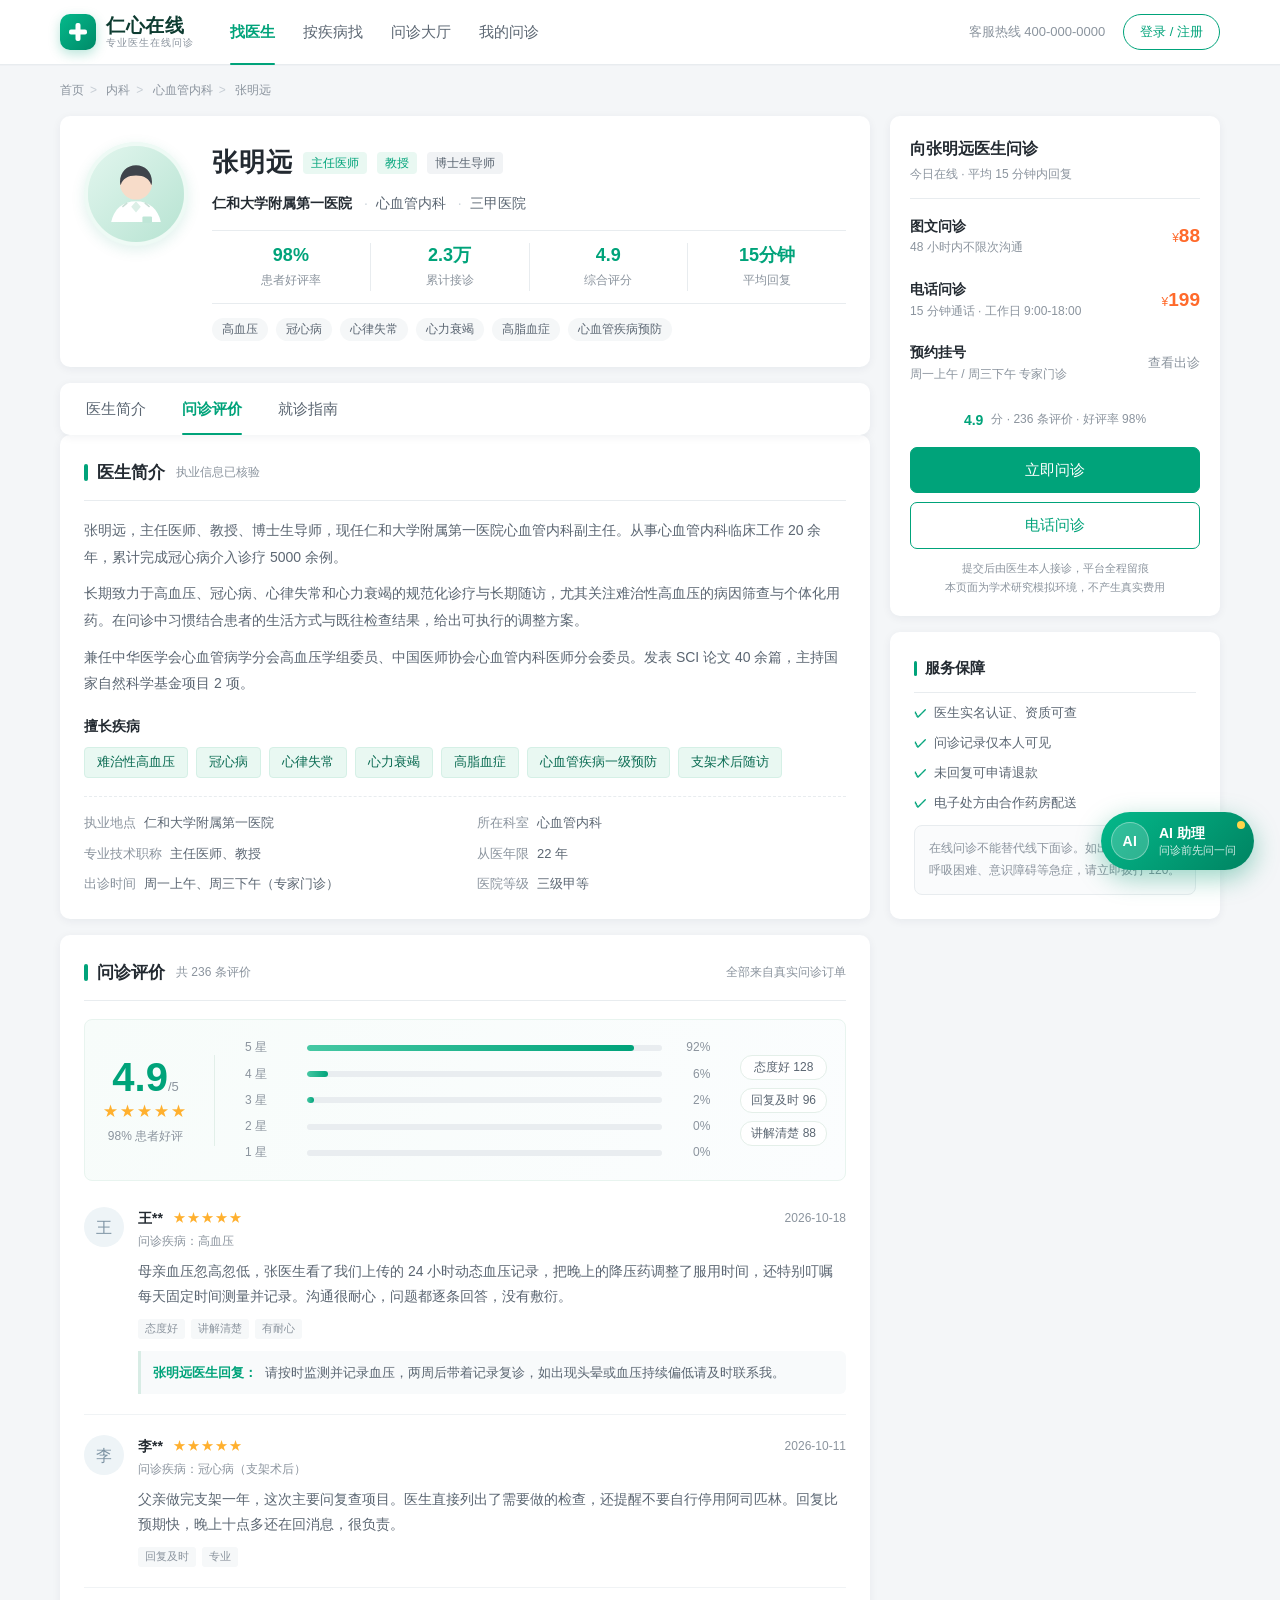
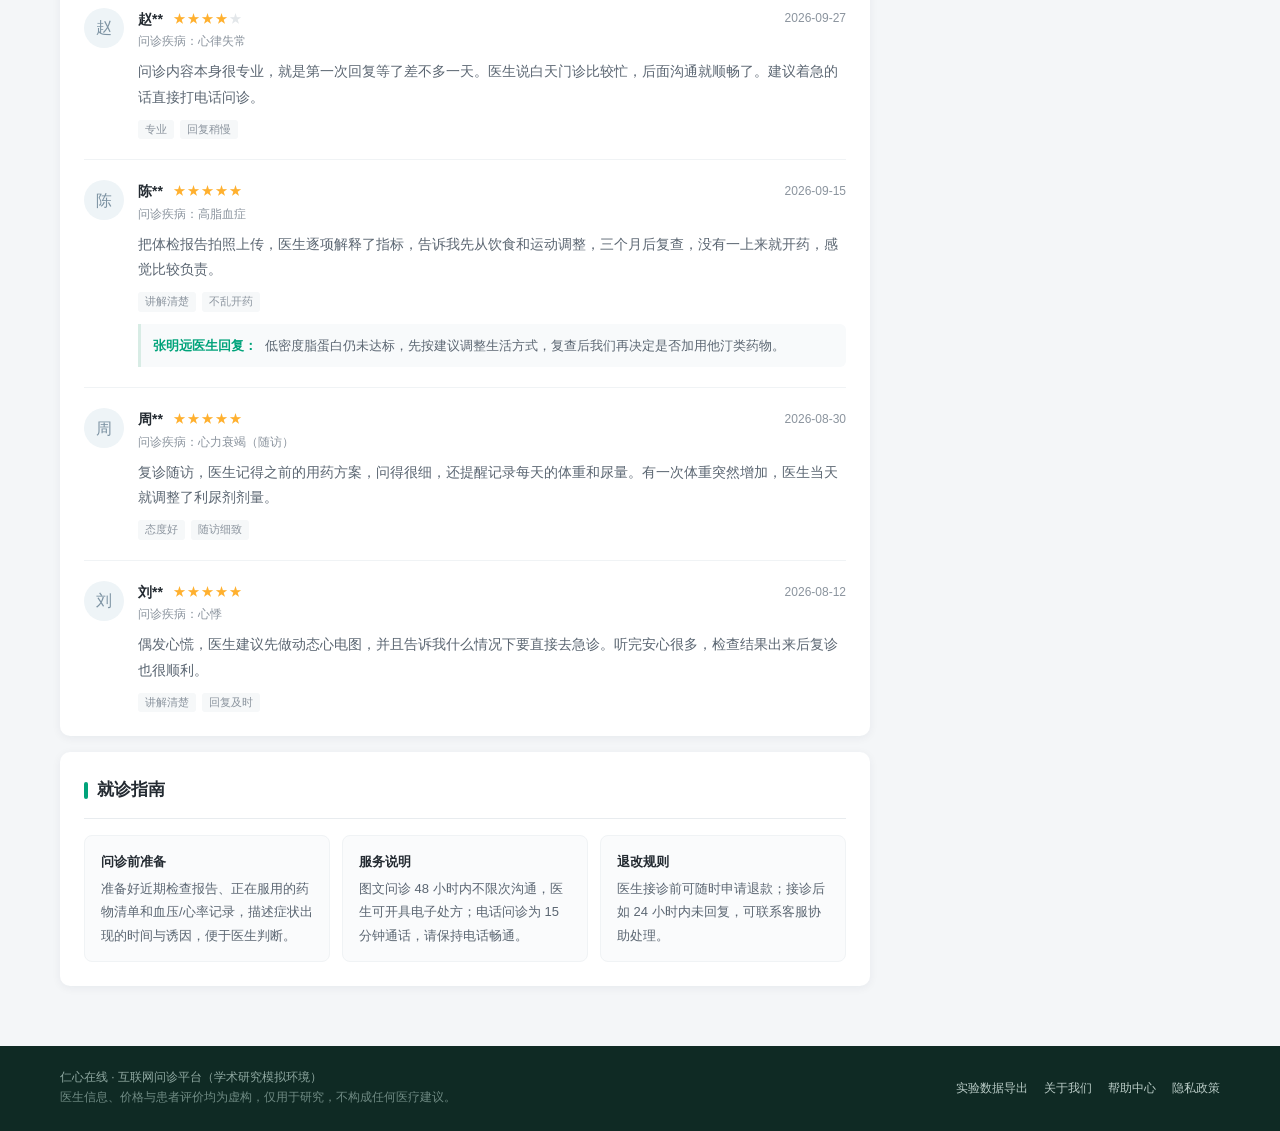
<file: .trae-html-share-packages/doctor.html/doctor.html>
<!DOCTYPE html>
<html lang="zh-CN">
<head>
  <meta charset="UTF-8">
  <meta name="viewport" content="width=device-width, initial-scale=1">
  <title>张明远 主任医师 - 心血管内科 - 仁心在线</title>
  <meta name="description" content="张明远医生主页：擅长高血压、冠心病、心律失常的诊疗（学术研究模拟页面）">
  <link rel="stylesheet" href="css/style.css">
</head>
<body data-page="doctor" class="has-mobile-bar">

  <!-- 顶部导航 -->
  <header class="topbar">
    <div class="container topbar-inner">
      <a class="logo" href="index.html" data-od-link aria-label="仁心在线首页">
        <span class="logo-mark" aria-hidden="true"></span>
        <span class="logo-text">仁心在线<small>专业医生在线问诊</small></span>
      </a>
      <nav class="topnav" aria-label="主导航">
        <a class="active" href="index.html" data-od-link>找医生</a>
        <a href="#">按疾病找</a>
        <a href="#">问诊大厅</a>
        <a href="#">我的问诊</a>
      </nav>
      <div class="topbar-right">
        <span class="hotline">客服热线 400-000-0000</span>
        <a class="link-login" href="#">登录 / 注册</a>
      </div>
    </div>
  </header>

  <main class="container">
    <nav class="crumbs" aria-label="面包屑">
      <a href="index.html" data-od-link>首页</a><span class="sep">&gt;</span>
      <a href="index.html" data-od-link>内科</a><span class="sep">&gt;</span>
      <a href="index.html" data-od-link>心血管内科</a><span class="sep">&gt;</span>
      张明远
    </nav>

    <div class="profile-layout">
      <!-- 主栏 -->
      <div class="col-main">

        <!-- 医生信息头 -->
        <section class="card doctor-hero" data-track="doctor_header" data-track-label="医生信息头部">
          <div class="hero-avatar">
            <svg viewBox="0 0 120 120" role="img" aria-label="张明远医生头像">
              <defs>
                <linearGradient id="avBgD" x1="0" y1="0" x2="1" y2="1">
                  <stop offset="0" stop-color="#e2f6ee"></stop>
                  <stop offset="1" stop-color="#b7e3d2"></stop>
                </linearGradient>
              </defs>
              <rect width="120" height="120" fill="url(#avBgD)"></rect>
              <circle cx="60" cy="47" r="20" fill="#f7dcc9"></circle>
              <path d="M40 45c0-13 9-21 20-21s20 8 20 21c0 2-1 4-1 4-2-8-9-12-19-12s-17 4-19 12c0 0-1-2-1-4z" fill="#3f444b"></path>
              <path d="M60 69c-16 0-28 10-31 26h62c-3-16-15-26-31-26z" fill="#ffffff"></path>
              <path d="M60 69l-6 7 6 7 6-7z" fill="#dcefe7"></path>
              <path d="M49 71l-6 5M71 71l6 5" stroke="#c9dfd6" stroke-width="2" fill="none"></path>
              <rect x="68" y="88" width="12" height="8" rx="1.5" fill="#bfe6d7"></rect>
            </svg>
          </div>

          <div class="hero-main">
            <div class="hero-name">
              <h1>张明远</h1>
              <span class="chip">主任医师</span>
              <span class="chip">教授</span>
              <span class="chip chip-gray">博士生导师</span>
            </div>
            <p class="hero-dept">
              <b>仁和大学附属第一医院</b>
              <span class="dot">·</span>心血管内科
              <span class="dot">·</span>三甲医院
            </p>

            <div class="hero-stats">
              <div>
                <strong>98%</strong>
                <span>患者好评率</span>
              </div>
              <div>
                <strong>2.3万</strong>
                <span>累计接诊</span>
              </div>
              <div>
                <strong>4.9</strong>
                <span>综合评分</span>
              </div>
              <div>
                <strong>15分钟</strong>
                <span>平均回复</span>
              </div>
            </div>

            <div class="hero-tags">
              <span class="tag">高血压</span>
              <span class="tag">冠心病</span>
              <span class="tag">心律失常</span>
              <span class="tag">心力衰竭</span>
              <span class="tag">高脂血症</span>
              <span class="tag">心血管疾病预防</span>
            </div>
          </div>
        </section>

        <!-- 页内导航 -->
        <nav class="tabbar" aria-label="页面内导航">
          <a href="#intro" class="active">医生简介</a>
          <a href="#reviews">问诊评价</a>
          <a href="#guide">就诊指南</a>
        </nav>

        <!-- 医生简介 -->
        <section class="card section" id="intro">
          <h2 class="section-title">医生简介<em>执业信息已核验</em></h2>

          <div class="intro-text" data-track="intro" data-track-label="医生简介">
            <p>张明远，主任医师、教授、博士生导师，现任仁和大学附属第一医院心血管内科副主任。从事心血管内科临床工作 20 余年，累计完成冠心病介入诊疗 5000 余例。</p>
            <p>长期致力于高血压、冠心病、心律失常和心力衰竭的规范化诊疗与长期随访，尤其关注难治性高血压的病因筛查与个体化用药。在问诊中习惯结合患者的生活方式与既往检查结果，给出可执行的调整方案。</p>
            <p>兼任中华医学会心血管病学分会高血压学组委员、中国医师协会心血管内科医师分会委员。发表 SCI 论文 40 余篇，主持国家自然科学基金项目 2 项。</p>
          </div>

          <div class="skill-block" data-track="expertise" data-track-label="擅长疾病">
            <h4>擅长疾病</h4>
            <ul class="skill-list">
              <li>难治性高血压</li>
              <li>冠心病</li>
              <li>心律失常</li>
              <li>心力衰竭</li>
              <li>高脂血症</li>
              <li>心血管疾病一级预防</li>
              <li>支架术后随访</li>
            </ul>
          </div>

          <div class="info-grid">
            <p><span>执业地点</span>仁和大学附属第一医院</p>
            <p><span>所在科室</span>心血管内科</p>
            <p><span>专业技术职称</span>主任医师、教授</p>
            <p><span>从医年限</span>22 年</p>
            <p><span>出诊时间</span>周一上午、周三下午（专家门诊）</p>
            <p><span>医院等级</span>三级甲等</p>
          </div>
        </section>

        <!-- 问诊评价 -->
        <section class="card section" id="reviews" data-track="reviews" data-track-label="问诊评价区">
          <h2 class="section-title">问诊评价<em>共 236 条评价</em><span class="more">全部来自真实问诊订单</span></h2>

          <div class="review-summary">
            <div class="score-block">
              <div class="score-num">4.9<small>/5</small></div>
              <div class="stars" aria-label="4.9 分">★★★★★</div>
              <p>98% 患者好评</p>
            </div>
            <div class="score-bars">
              <div class="bar-row">
                <span>5 星</span>
                <div class="bar-track"><div class="bar-fill" style="width: 92%"></div></div>
                <span>92%</span>
              </div>
              <div class="bar-row">
                <span>4 星</span>
                <div class="bar-track"><div class="bar-fill" style="width: 6%"></div></div>
                <span>6%</span>
              </div>
              <div class="bar-row">
                <span>3 星</span>
                <div class="bar-track"><div class="bar-fill" style="width: 2%"></div></div>
                <span>2%</span>
              </div>
              <div class="bar-row">
                <span>2 星</span>
                <div class="bar-track"><div class="bar-fill" style="width: 0"></div></div>
                <span>0%</span>
              </div>
              <div class="bar-row">
                <span>1 星</span>
                <div class="bar-track"><div class="bar-fill" style="width: 0"></div></div>
                <span>0%</span>
              </div>
            </div>
            <div class="summary-tags">
              <span>态度好 128</span>
              <span>回复及时 96</span>
              <span>讲解清楚 88</span>
            </div>
          </div>

          <ul class="review-list">
            <li class="review-item">
              <div class="review-avatar">王</div>
              <div class="review-main">
                <div class="review-head">
                  <strong>王**</strong>
                  <span class="stars" aria-label="5 星">★★★★★</span>
                  <time datetime="2026-10-18">2026-10-18</time>
                </div>
                <p class="review-disease">问诊疾病：高血压</p>
                <p class="review-text">母亲血压忽高忽低，张医生看了我们上传的 24 小时动态血压记录，把晚上的降压药调整了服用时间，还特别叮嘱每天固定时间测量并记录。沟通很耐心，问题都逐条回答，没有敷衍。</p>
                <div class="review-tags"><span>态度好</span><span>讲解清楚</span><span>有耐心</span></div>
                <div class="review-reply"><b>张明远医生回复：</b>请按时监测并记录血压，两周后带着记录复诊，如出现头晕或血压持续偏低请及时联系我。</div>
              </div>
            </li>

            <li class="review-item">
              <div class="review-avatar">李</div>
              <div class="review-main">
                <div class="review-head">
                  <strong>李**</strong>
                  <span class="stars" aria-label="5 星">★★★★★</span>
                  <time datetime="2026-10-11">2026-10-11</time>
                </div>
                <p class="review-disease">问诊疾病：冠心病（支架术后）</p>
                <p class="review-text">父亲做完支架一年，这次主要问复查项目。医生直接列出了需要做的检查，还提醒不要自行停用阿司匹林。回复比预期快，晚上十点多还在回消息，很负责。</p>
                <div class="review-tags"><span>回复及时</span><span>专业</span></div>
              </div>
            </li>

            <li class="review-item">
              <div class="review-avatar">赵</div>
              <div class="review-main">
                <div class="review-head">
                  <strong>赵**</strong>
                  <span class="stars" aria-label="4 星">★★★★<span class="off">★</span></span>
                  <time datetime="2026-09-27">2026-09-27</time>
                </div>
                <p class="review-disease">问诊疾病：心律失常</p>
                <p class="review-text">问诊内容本身很专业，就是第一次回复等了差不多一天。医生说白天门诊比较忙，后面沟通就顺畅了。建议着急的话直接打电话问诊。</p>
                <div class="review-tags"><span>专业</span><span>回复稍慢</span></div>
              </div>
            </li>

            <li class="review-item">
              <div class="review-avatar">陈</div>
              <div class="review-main">
                <div class="review-head">
                  <strong>陈**</strong>
                  <span class="stars" aria-label="5 星">★★★★★</span>
                  <time datetime="2026-09-15">2026-09-15</time>
                </div>
                <p class="review-disease">问诊疾病：高脂血症</p>
                <p class="review-text">把体检报告拍照上传，医生逐项解释了指标，告诉我先从饮食和运动调整，三个月后复查，没有一上来就开药，感觉比较负责。</p>
                <div class="review-tags"><span>讲解清楚</span><span>不乱开药</span></div>
                <div class="review-reply"><b>张明远医生回复：</b>低密度脂蛋白仍未达标，先按建议调整生活方式，复查后我们再决定是否加用他汀类药物。</div>
              </div>
            </li>

            <li class="review-item">
              <div class="review-avatar">周</div>
              <div class="review-main">
                <div class="review-head">
                  <strong>周**</strong>
                  <span class="stars" aria-label="5 星">★★★★★</span>
                  <time datetime="2026-08-30">2026-08-30</time>
                </div>
                <p class="review-disease">问诊疾病：心力衰竭（随访）</p>
                <p class="review-text">复诊随访，医生记得之前的用药方案，问得很细，还提醒记录每天的体重和尿量。有一次体重突然增加，医生当天就调整了利尿剂剂量。</p>
                <div class="review-tags"><span>态度好</span><span>随访细致</span></div>
              </div>
            </li>

            <li class="review-item">
              <div class="review-avatar">刘</div>
              <div class="review-main">
                <div class="review-head">
                  <strong>刘**</strong>
                  <span class="stars" aria-label="5 星">★★★★★</span>
                  <time datetime="2026-08-12">2026-08-12</time>
                </div>
                <p class="review-disease">问诊疾病：心悸</p>
                <p class="review-text">偶发心慌，医生建议先做动态心电图，并且告诉我什么情况下要直接去急诊。听完安心很多，检查结果出来后复诊也很顺利。</p>
                <div class="review-tags"><span>讲解清楚</span><span>回复及时</span></div>
              </div>
            </li>
          </ul>
        </section>

        <!-- 就诊指南 -->
        <section class="card section" id="guide">
          <h2 class="section-title">就诊指南</h2>
          <div class="notice-grid">
            <div class="notice-item">
              <h4>问诊前准备</h4>
              准备好近期检查报告、正在服用的药物清单和血压/心率记录，描述症状出现的时间与诱因，便于医生判断。
            </div>
            <div class="notice-item">
              <h4>服务说明</h4>
              图文问诊 48 小时内不限次沟通，医生可开具电子处方；电话问诊为 15 分钟通话，请保持电话畅通。
            </div>
            <div class="notice-item">
              <h4>退改规则</h4>
              医生接诊前可随时申请退款；接诊后如 24 小时内未回复，可联系客服协助处理。
            </div>
          </div>
        </section>
      </div>

      <!-- 侧栏 -->
      <aside class="col-side">
        <div class="card consult-card" data-track="price" data-track-label="问诊价格卡片">
          <div class="consult-head">
            <h3>向张明远医生问诊</h3>
            <p>今日在线 · 平均 15 分钟内回复</p>
          </div>

          <div class="consult-rows">
            <div class="consult-row">
              <div class="cr-left">
                <strong>图文问诊</strong>
                <small>48 小时内不限次沟通</small>
              </div>
              <div class="cr-price"><span>¥</span>88</div>
            </div>
            <div class="consult-row">
              <div class="cr-left">
                <strong>电话问诊</strong>
                <small>15 分钟通话 · 工作日 9:00-18:00</small>
              </div>
              <div class="cr-price"><span>¥</span>199</div>
            </div>
            <div class="consult-row">
              <div class="cr-left">
                <strong>预约挂号</strong>
                <small>周一上午 / 周三下午 专家门诊</small>
              </div>
              <div class="cr-price" style="font-size: 13px; color: #8b949e; font-weight: 400;">查看出诊</div>
            </div>
          </div>

          <div class="rating-line">
            <b>4.9</b> 分 · 236 条评价 · 好评率 98%
          </div>

          <div class="consult-actions">
            <button type="button" class="btn btn-primary" data-od-action="decision" data-track="consult_entry" data-track-label="立即问诊按钮">立即问诊</button>
            <button type="button" class="btn btn-outline" data-od-action="decision" data-track="consult_entry" data-track-label="电话问诊按钮">电话问诊</button>
          </div>

          <p class="consult-fine">提交后由医生本人接诊，平台全程留痕<br>本页面为学术研究模拟环境，不产生真实费用</p>
        </div>

        <div class="card side-card">
          <h2 class="side-title">服务保障</h2>
          <ul class="guarantee-list">
            <li>医生实名认证、资质可查</li>
            <li>问诊记录仅本人可见</li>
            <li>未回复可申请退款</li>
            <li>电子处方由合作药房配送</li>
          </ul>
          <div class="notice-box">
            在线问诊不能替代线下面诊。如出现持续胸痛、呼吸困难、意识障碍等急症，请立即拨打 120。
          </div>
        </div>
      </aside>
    </div>
  </main>

  <!-- 移动端底部操作条 -->
  <div class="mobile-bar">
    <div class="mb-price">
      <small>图文问诊</small>
      ¥88
    </div>
    <button type="button" class="btn btn-primary" data-od-action="decision" data-track="consult_entry" data-track-label="移动端立即问诊">立即问诊</button>
  </div>

  <!-- 决策确认弹窗 -->
  <div class="modal-mask" id="decision-modal" hidden>
    <div class="modal" role="dialog" aria-modal="true" aria-labelledby="decision-title">
      <button type="button" class="modal-close" data-od-action="close-decision" aria-label="关闭">×</button>
      <div class="modal-body">
        <h3 id="decision-title">确认问诊方式</h3>
        <p class="modal-sub">张明远 · 主任医师 · 心血管内科</p>

        <label class="consult-option">
          <input type="radio" name="consult-type" value="图文问诊 ¥88" checked>
          <span class="co-main">
            <strong>图文问诊</strong>
            <em>48 小时内不限次沟通</em>
          </span>
          <span class="co-price">¥88</span>
        </label>

        <label class="consult-option">
          <input type="radio" name="consult-type" value="电话问诊 ¥199">
          <span class="co-main">
            <strong>电话问诊</strong>
            <em>15 分钟通话，工作日 9:00-18:00</em>
          </span>
          <span class="co-price">¥199</span>
        </label>

        <div class="modal-note">
          提交后将进入研究者问卷，请根据刚才的真实感受作答。问卷大约需要 3-5 分钟。
        </div>

        <button type="button" class="btn btn-primary btn-block" data-od-action="submit-decision">提交并继续</button>
        <p class="modal-fine">本页面为学术研究模拟环境，不会产生真实费用和真实问诊订单。</p>
      </div>
    </div>
  </div>

  <footer class="footer">
    <div class="container footer-inner">
      <div>
        <p>仁心在线 · 互联网问诊平台（学术研究模拟环境）</p>
        <p class="footer-note">医生信息、价格与患者评价均为虚构，仅用于研究，不构成任何医疗建议。</p>
      </div>
      <div class="footer-links">
        <a href="#" data-od-export>实验数据导出</a>
        <a href="#">关于我们</a>
        <a href="#">帮助中心</a>
        <a href="#">隐私政策</a>
      </div>
    </div>
  </footer>

  <script src="js/main.js"></script>
  <script src="js/ai.js"></script>
</body>
</html>
</file>
<file: css/style.css>
/* =========================================================
   在线问诊实验平台 · 样式表
   风格参照好大夫在线：绿色主色 + 白色卡片 + 浅灰背景
   ========================================================= */

:root {
  --brand: #00a37a;
  --brand-dark: #008a68;
  --brand-light: #e9f8f2;
  --accent: #ff6a2b;
  --accent-light: #fff2ec;
  --text: #232a31;
  --text-2: #5b6672;
  --muted: #8b949e;
  --line: #e8ecef;
  --bg: #f4f6f8;
  --white: #ffffff;
  --shadow: 0 2px 10px rgba(16, 42, 62, 0.06);
  --shadow-lg: 0 10px 40px rgba(16, 42, 62, 0.16);
  --radius: 10px;
}

* {
  box-sizing: border-box;
}

html {
  -webkit-text-size-adjust: 100%;
}

body {
  margin: 0;
  background: var(--bg);
  color: var(--text);
  font-family: "PingFang SC", "Hiragino Sans GB", "Microsoft YaHei", "Helvetica Neue", Arial, sans-serif;
  font-size: 14px;
  line-height: 1.6;
}

a {
  color: inherit;
  text-decoration: none;
}

button {
  font-family: inherit;
  cursor: pointer;
}

img,
svg {
  display: block;
  max-width: 100%;
}

ul,
ol {
  margin: 0;
  padding: 0;
  list-style: none;
}

h1,
h2,
h3,
h4,
p {
  margin: 0;
}

.container {
  width: 100%;
  max-width: 1200px;
  margin: 0 auto;
  padding: 0 20px;
}

.hidden {
  display: none !important;
}

/* ---------------- 顶部导航 ---------------- */

.topbar {
  position: sticky;
  top: 0;
  z-index: 60;
  background: var(--white);
  border-bottom: 1px solid var(--line);
  box-shadow: 0 1px 0 rgba(16, 42, 62, 0.02);
}

.topbar-inner {
  display: flex;
  align-items: center;
  gap: 36px;
  height: 64px;
}

.logo {
  display: flex;
  align-items: center;
  gap: 10px;
  flex: 0 0 auto;
}

.logo-mark {
  position: relative;
  width: 36px;
  height: 36px;
  border-radius: 10px;
  background: linear-gradient(135deg, #04b98b, #008a68);
  box-shadow: 0 4px 12px rgba(0, 163, 122, 0.28);
}

.logo-mark::before,
.logo-mark::after {
  content: "";
  position: absolute;
  left: 50%;
  top: 50%;
  background: #fff;
  border-radius: 2px;
  transform: translate(-50%, -50%);
}

.logo-mark::before {
  width: 18px;
  height: 5px;
}

.logo-mark::after {
  width: 5px;
  height: 18px;
}

.logo-text {
  display: flex;
  flex-direction: column;
  font-size: 19px;
  font-weight: 700;
  letter-spacing: 0.5px;
  line-height: 1.2;
  color: #0d3b30;
}

.logo-text small {
  font-size: 10px;
  font-weight: 400;
  color: var(--muted);
  letter-spacing: 1px;
}

.topnav {
  display: flex;
  align-items: center;
  gap: 28px;
  height: 100%;
}

.topnav a {
  position: relative;
  height: 100%;
  display: flex;
  align-items: center;
  color: var(--text-2);
  font-size: 15px;
}

.topnav a:hover {
  color: var(--brand);
}

.topnav a.active {
  color: var(--brand);
  font-weight: 600;
}

.topnav a.active::after {
  content: "";
  position: absolute;
  left: 0;
  right: 0;
  bottom: -1px;
  height: 2px;
  background: var(--brand);
  border-radius: 2px;
}

.topbar-right {
  margin-left: auto;
  display: flex;
  align-items: center;
  gap: 18px;
  font-size: 13px;
  color: var(--text-2);
}

.hotline {
  color: var(--muted);
}

.link-login {
  padding: 7px 16px;
  border: 1px solid var(--brand);
  border-radius: 18px;
  color: var(--brand);
  font-weight: 500;
}

.link-login:hover {
  background: var(--brand-light);
}

/* ---------------- 首页：搜索与筛选 ---------------- */

.search-band {
  background: linear-gradient(120deg, #e9f8f2 0%, #f6fbf9 55%, #eef7fb 100%);
  border-bottom: 1px solid #e3f1ec;
}

.search-band-inner {
  padding: 30px 20px 26px;
}

.search-title {
  font-size: 24px;
  font-weight: 700;
  color: #123c31;
  letter-spacing: 0.5px;
}

.search-title span {
  font-size: 13px;
  font-weight: 400;
  color: var(--muted);
  margin-left: 10px;
}

.search-box {
  display: flex;
  margin-top: 16px;
  max-width: 620px;
  background: var(--white);
  border-radius: 24px;
  padding: 5px;
  box-shadow: 0 6px 20px rgba(0, 120, 90, 0.08);
}

.search-box input {
  flex: 1;
  border: 0;
  outline: none;
  background: transparent;
  padding: 0 16px;
  font-size: 14px;
  color: var(--text);
}

.search-box input::placeholder {
  color: #aab4bd;
}

.search-box button {
  border: 0;
  background: var(--brand);
  color: #fff;
  padding: 9px 26px;
  border-radius: 20px;
  font-size: 14px;
}

.search-box button:hover {
  background: var(--brand-dark);
}

.hot-words {
  margin-top: 12px;
  font-size: 13px;
  color: var(--muted);
}

.hot-words a {
  color: var(--text-2);
  margin-right: 14px;
}

.hot-words a:hover {
  color: var(--brand);
}

.crumbs {
  padding: 16px 0 0;
  font-size: 12px;
  color: var(--muted);
}

.crumbs a:hover {
  color: var(--brand);
}

.crumbs .sep {
  margin: 0 6px;
  color: #c6cdd4;
}

/* 筛选条 */

.filter-bar {
  background: var(--white);
  border-radius: var(--radius);
  margin-top: 14px;
  padding: 6px 18px;
  box-shadow: var(--shadow);
}

.filter-row {
  display: flex;
  align-items: flex-start;
  gap: 14px;
  padding: 10px 0;
  border-bottom: 1px dashed var(--line);
  font-size: 13px;
}

.filter-row:last-child {
  border-bottom: 0;
}

.filter-label {
  flex: 0 0 56px;
  color: var(--muted);
  line-height: 26px;
}

.filter-options {
  display: flex;
  flex-wrap: wrap;
  gap: 6px;
}

.filter-options a {
  padding: 2px 12px;
  border-radius: 14px;
  color: var(--text-2);
  line-height: 22px;
}

.filter-options a:hover {
  color: var(--brand);
  background: var(--brand-light);
}

.filter-options a.on {
  background: var(--brand);
  color: #fff;
}

/* 列表布局 */

.list-layout {
  display: grid;
  grid-template-columns: minmax(0, 1fr) 300px;
  gap: 20px;
  align-items: start;
  padding: 16px 0 46px;
}

.list-head {
  display: flex;
  align-items: baseline;
  justify-content: space-between;
  margin-bottom: 12px;
}

.list-head h2 {
  font-size: 17px;
  font-weight: 600;
}

.list-head h2 em {
  font-style: normal;
  color: var(--brand);
}

.list-head span {
  font-size: 12px;
  color: var(--muted);
}

/* 医生卡片 */

.doc-card {
  display: flex;
  gap: 20px;
  background: var(--white);
  border-radius: var(--radius);
  padding: 22px;
  box-shadow: var(--shadow);
  border: 1px solid transparent;
  transition: box-shadow 0.18s ease, border-color 0.18s ease, transform 0.18s ease;
}

.doc-card + .doc-card {
  margin-top: 14px;
}

.doc-card:hover {
  box-shadow: 0 8px 24px rgba(16, 42, 62, 0.1);
  border-color: #d9efe7;
}

.doc-card.is-muted {
  opacity: 0.72;
}

.doc-avatar {
  flex: 0 0 88px;
  width: 88px;
  height: 88px;
  border-radius: 50%;
  overflow: hidden;
  background: #dff3ea;
  border: 3px solid #f0faf6;
}

.doc-body {
  flex: 1;
  min-width: 0;
}

.doc-name-row {
  display: flex;
  align-items: center;
  flex-wrap: wrap;
  gap: 8px;
}

.doc-name-row h3 {
  font-size: 21px;
  font-weight: 700;
  letter-spacing: 0.5px;
}

.chip {
  display: inline-block;
  padding: 0 8px;
  height: 21px;
  line-height: 21px;
  border-radius: 4px;
  font-size: 12px;
  color: var(--brand);
  background: var(--brand-light);
  white-space: nowrap;
}

.chip.chip-gray {
  color: var(--text-2);
  background: #f1f3f5;
}

.doc-meta {
  margin-top: 6px;
  font-size: 13px;
  color: var(--text-2);
}

.doc-meta .hospital {
  font-weight: 500;
  color: var(--text);
}

.doc-meta .dot {
  margin: 0 8px;
  color: #ccd4db;
}

.doc-stats {
  display: flex;
  flex-wrap: wrap;
  gap: 22px;
  margin-top: 12px;
  font-size: 13px;
  color: var(--text-2);
}

.doc-stats b {
  color: var(--brand);
  font-size: 15px;
  font-weight: 700;
  margin-left: 2px;
}

.doc-skills {
  margin-top: 12px;
  font-size: 13px;
  color: var(--text-2);
  display: -webkit-box;
  -webkit-line-clamp: 2;
  -webkit-box-orient: vertical;
  overflow: hidden;
}

.doc-skills b {
  color: var(--text);
  font-weight: 500;
}

.doc-flag-row {
  display: flex;
  flex-wrap: wrap;
  gap: 6px;
  margin-top: 12px;
}

.flag {
  font-size: 11px;
  color: #7b8794;
  border: 1px solid var(--line);
  border-radius: 3px;
  padding: 1px 6px;
}

.doc-side {
  flex: 0 0 152px;
  display: flex;
  flex-direction: column;
  align-items: center;
  justify-content: center;
  gap: 10px;
  padding-left: 20px;
  border-left: 1px dashed var(--line);
  text-align: center;
}

.doc-price {
  color: var(--accent);
  line-height: 1.3;
}

.doc-price small {
  display: block;
  font-size: 12px;
  color: var(--muted);
}

.doc-price strong {
  font-size: 24px;
  font-weight: 700;
}

.doc-price strong span {
  font-size: 13px;
  font-weight: 400;
}

.btn {
  display: inline-flex;
  align-items: center;
  justify-content: center;
  gap: 6px;
  border: 1px solid transparent;
  border-radius: 6px;
  padding: 8px 18px;
  font-size: 14px;
  line-height: 1.5;
  background: #f2f4f6;
  color: var(--text-2);
  transition: background 0.15s ease, color 0.15s ease;
}

.btn-primary {
  background: var(--brand);
  border-color: var(--brand);
  color: #fff;
}

.btn-primary:hover {
  background: var(--brand-dark);
  border-color: var(--brand-dark);
}

.btn-outline {
  background: #fff;
  border-color: var(--brand);
  color: var(--brand);
}

.btn-outline:hover {
  background: var(--brand-light);
}

.btn-block {
  width: 100%;
}

.btn-ghost {
  background: #fff;
  border-color: var(--line);
  color: var(--text-2);
}

.btn-ghost:hover {
  border-color: #cfd8df;
  color: var(--text);
}

.btn[disabled] {
  cursor: not-allowed;
  background: #f2f4f6;
  color: #aeb7c0;
  border-color: #eef1f3;
}

.doc-hint {
  font-size: 12px;
  color: var(--muted);
}

/* 侧栏卡片 */

.side-card {
  background: var(--white);
  border-radius: var(--radius);
  box-shadow: var(--shadow);
  padding: 18px;
}

.side-card + .side-card {
  margin-top: 16px;
}

.side-title {
  display: flex;
  align-items: center;
  gap: 8px;
  font-size: 15px;
  font-weight: 600;
  padding-bottom: 12px;
  border-bottom: 1px solid var(--line);
}

.side-title::before {
  content: "";
  width: 3px;
  height: 15px;
  border-radius: 2px;
  background: var(--brand);
}

.side-title em {
  font-style: normal;
  font-size: 12px;
  font-weight: 400;
  color: var(--muted);
  margin-left: auto;
}

.step-list {
  margin-top: 6px;
}

.step-list li {
  position: relative;
  padding: 10px 0 10px 28px;
  font-size: 13px;
  color: var(--text-2);
  border-bottom: 1px dashed #f0f2f4;
}

.step-list li:last-child {
  border-bottom: 0;
}

.step-list li::before {
  content: attr(data-step);
  position: absolute;
  left: 0;
  top: 10px;
  width: 18px;
  height: 18px;
  border-radius: 50%;
  background: var(--brand-light);
  color: var(--brand);
  font-size: 11px;
  line-height: 18px;
  text-align: center;
  font-weight: 600;
}

.step-list li b {
  color: var(--text);
  font-weight: 500;
}

.guarantee-list {
  margin-top: 10px;
  display: grid;
  gap: 9px;
  font-size: 13px;
  color: var(--text-2);
}

.guarantee-list li {
  position: relative;
  padding-left: 20px;
}

.guarantee-list li::before {
  content: "✓";
  position: absolute;
  left: 0;
  top: 0;
  color: var(--brand);
  font-weight: 700;
}

.notice-box {
  margin-top: 12px;
  background: #fafbfc;
  border: 1px solid var(--line);
  border-radius: 8px;
  padding: 12px 14px;
  font-size: 12px;
  color: var(--muted);
  line-height: 1.8;
}

/* ---------------- 医生主页 ---------------- */

.profile-layout {
  display: grid;
  grid-template-columns: minmax(0, 1fr) 330px;
  gap: 20px;
  align-items: start;
  padding: 16px 0 50px;
}

.col-main {
  min-width: 0;
}

.col-side {
  position: sticky;
  top: 84px;
}

.card {
  background: var(--white);
  border-radius: var(--radius);
  box-shadow: var(--shadow);
  padding: 24px;
}

.card + .card {
  margin-top: 16px;
}

.doctor-hero {
  display: flex;
  gap: 24px;
  padding: 26px 24px;
}

.hero-avatar {
  flex: 0 0 104px;
  width: 104px;
  height: 104px;
  border-radius: 50%;
  overflow: hidden;
  background: #dff3ea;
  border: 4px solid #eefaf5;
  box-shadow: 0 4px 14px rgba(0, 140, 105, 0.12);
}

.hero-main {
  flex: 1;
  min-width: 0;
}

.hero-name {
  display: flex;
  align-items: center;
  flex-wrap: wrap;
  gap: 10px;
}

.hero-name h1 {
  font-size: 26px;
  font-weight: 700;
  letter-spacing: 1px;
}

.hero-name .chip {
  height: 22px;
  line-height: 22px;
}

.hero-dept {
  margin-top: 8px;
  font-size: 14px;
  color: var(--text-2);
}

.hero-dept b {
  color: var(--text);
  font-weight: 600;
}

.hero-dept .dot {
  margin: 0 8px;
  color: #ccd4db;
}

.hero-stats {
  display: flex;
  flex-wrap: wrap;
  gap: 0;
  margin-top: 16px;
  padding: 12px 0;
  border-top: 1px solid var(--line);
  border-bottom: 1px solid var(--line);
}

.hero-stats div {
  flex: 1 1 0;
  min-width: 92px;
  text-align: center;
  border-right: 1px solid var(--line);
  padding: 0 6px;
}

.hero-stats div:last-child {
  border-right: 0;
}

.hero-stats strong {
  display: block;
  font-size: 18px;
  font-weight: 700;
  color: var(--brand);
  line-height: 1.4;
}

.hero-stats span {
  font-size: 12px;
  color: var(--muted);
}

.hero-tags {
  display: flex;
  flex-wrap: wrap;
  gap: 8px;
  margin-top: 14px;
}

.hero-tags .tag {
  font-size: 12px;
  color: var(--text-2);
  background: #f5f7f8;
  border-radius: 12px;
  padding: 2px 10px;
}

/* 页内导航 */

.tabbar {
  position: sticky;
  top: 64px;
  z-index: 30;
  display: flex;
  gap: 4px;
  background: var(--white);
  border-radius: var(--radius);
  box-shadow: var(--shadow);
  margin-top: 16px;
  padding: 0 10px;
  overflow-x: auto;
}

.tabbar a {
  position: relative;
  white-space: nowrap;
  padding: 14px 16px;
  font-size: 15px;
  color: var(--text-2);
}

.tabbar a:hover {
  color: var(--brand);
}

.tabbar a.active {
  color: var(--brand);
  font-weight: 600;
}

.tabbar a.active::after {
  content: "";
  position: absolute;
  left: 16px;
  right: 16px;
  bottom: 0;
  height: 2px;
  border-radius: 2px;
  background: var(--brand);
}

.section {
  scroll-margin-top: 130px;
}

.section-title {
  display: flex;
  align-items: center;
  gap: 9px;
  font-size: 17px;
  font-weight: 600;
  padding-bottom: 14px;
  border-bottom: 1px solid var(--line);
}

.section-title::before {
  content: "";
  width: 4px;
  height: 17px;
  border-radius: 2px;
  background: var(--brand);
}

.section-title em {
  font-style: normal;
  font-size: 12px;
  font-weight: 400;
  color: var(--muted);
  margin-left: 2px;
}

.section-title .more {
  margin-left: auto;
  font-size: 12px;
  font-weight: 400;
  color: var(--muted);
}

/* 简介 */

.intro-text {
  margin-top: 16px;
  font-size: 14px;
  color: var(--text-2);
  line-height: 1.9;
}

.intro-text p + p {
  margin-top: 10px;
}

.skill-block {
  margin-top: 18px;
}

.skill-block h4 {
  font-size: 14px;
  font-weight: 600;
  color: var(--text);
  margin-bottom: 10px;
}

.skill-list {
  display: flex;
  flex-wrap: wrap;
  gap: 8px;
}

.skill-list li {
  font-size: 13px;
  color: #0a6b52;
  background: var(--brand-light);
  border: 1px solid #d5f0e6;
  border-radius: 4px;
  padding: 4px 12px;
}

.info-grid {
  display: grid;
  grid-template-columns: repeat(2, minmax(0, 1fr));
  gap: 10px 24px;
  margin-top: 18px;
  padding-top: 16px;
  border-top: 1px dashed var(--line);
  font-size: 13px;
  color: var(--text-2);
}

.info-grid span {
  color: var(--muted);
  margin-right: 8px;
}

/* 评价 */

.review-summary {
  display: flex;
  gap: 30px;
  align-items: center;
  margin-top: 18px;
  padding: 18px;
  background: linear-gradient(120deg, #f7fcfa, #fbfdfe);
  border: 1px solid #e8f4ef;
  border-radius: 8px;
}

.score-block {
  flex: 0 0 auto;
  text-align: center;
  padding-right: 26px;
  border-right: 1px solid #e2efe9;
}

.score-num {
  font-size: 40px;
  font-weight: 700;
  color: var(--brand);
  line-height: 1.1;
}

.score-num small {
  font-size: 13px;
  font-weight: 400;
  color: var(--muted);
}

.stars {
  color: #ffb02e;
  letter-spacing: 2px;
  font-size: 15px;
}

.stars .off {
  color: #e3e7ea;
}

.score-block p {
  font-size: 12px;
  color: var(--muted);
  margin-top: 4px;
}

.score-bars {
  flex: 1;
  display: grid;
  gap: 7px;
  font-size: 12px;
  color: var(--text-2);
}

.bar-row {
  display: flex;
  align-items: center;
  gap: 10px;
}

.bar-row > span:first-child {
  flex: 0 0 52px;
  color: var(--muted);
}

.bar-track {
  flex: 1;
  height: 6px;
  border-radius: 3px;
  background: #e9edf0;
  overflow: hidden;
}

.bar-fill {
  height: 100%;
  border-radius: 3px;
  background: linear-gradient(90deg, #45c8a3, var(--brand));
}

.bar-row > span:last-child {
  flex: 0 0 38px;
  text-align: right;
  color: var(--muted);
}

.summary-tags {
  flex: 0 0 auto;
  display: flex;
  flex-direction: column;
  gap: 8px;
}

.summary-tags span {
  font-size: 12px;
  color: var(--text-2);
  background: #fff;
  border: 1px solid #e4efe9;
  border-radius: 12px;
  padding: 2px 10px;
  text-align: center;
}

.review-toolbar {
  display: flex;
  align-items: center;
  gap: 18px;
  margin-top: 18px;
  font-size: 13px;
  color: var(--muted);
}

.review-toolbar a {
  padding: 2px 10px;
  border-radius: 12px;
}

.review-toolbar a.on {
  background: var(--brand-light);
  color: var(--brand);
}

.review-list {
  margin-top: 6px;
}

.review-item {
  display: flex;
  gap: 14px;
  padding: 20px 0;
  border-bottom: 1px solid #f0f3f5;
}

.review-item:last-child {
  border-bottom: 0;
  padding-bottom: 0;
}

.review-avatar {
  flex: 0 0 40px;
  width: 40px;
  height: 40px;
  border-radius: 50%;
  background: #eef4f7;
  color: #7d93a3;
  font-size: 16px;
  display: flex;
  align-items: center;
  justify-content: center;
}

.review-main {
  flex: 1;
  min-width: 0;
}

.review-head {
  display: flex;
  align-items: center;
  flex-wrap: wrap;
  gap: 10px;
}

.review-head strong {
  font-size: 14px;
  font-weight: 600;
}

.review-head .stars {
  font-size: 13px;
  letter-spacing: 1px;
}

.review-head time {
  margin-left: auto;
  font-size: 12px;
  color: var(--muted);
}

.review-disease {
  font-size: 12px;
  color: var(--muted);
  margin-top: 2px;
}

.review-text {
  margin-top: 8px;
  font-size: 14px;
  color: var(--text-2);
  line-height: 1.8;
}

.review-tags {
  display: flex;
  flex-wrap: wrap;
  gap: 6px;
  margin-top: 10px;
}

.review-tags span {
  font-size: 11px;
  color: var(--muted);
  background: #f6f8f9;
  border-radius: 3px;
  padding: 1px 7px;
}

.review-reply {
  margin-top: 12px;
  background: #f8fafb;
  border-left: 3px solid #d8ece5;
  border-radius: 0 6px 6px 0;
  padding: 10px 12px;
  font-size: 13px;
  color: var(--text-2);
  line-height: 1.8;
}

.review-reply b {
  color: var(--brand);
  font-weight: 600;
  margin-right: 8px;
}

.review-more {
  display: block;
  width: 100%;
  margin-top: 16px;
  padding: 9px;
  border: 1px solid var(--line);
  border-radius: 6px;
  background: #fff;
  color: var(--text-2);
  font-size: 13px;
}

.review-more:hover {
  border-color: #cfe8df;
  color: var(--brand);
}

/* 问诊须知 */

.notice-grid {
  display: grid;
  grid-template-columns: repeat(3, minmax(0, 1fr));
  gap: 12px;
  margin-top: 16px;
}

.notice-item {
  background: #fafbfc;
  border: 1px solid #f0f3f5;
  border-radius: 8px;
  padding: 14px 16px;
  font-size: 13px;
  color: var(--text-2);
  line-height: 1.8;
}

.notice-item h4 {
  font-size: 13px;
  font-weight: 600;
  color: var(--text);
  margin-bottom: 4px;
}

/* 侧栏问诊卡 */

.consult-card {
  padding: 20px;
}

.consult-head {
  padding-bottom: 14px;
  border-bottom: 1px solid var(--line);
}

.consult-head h3 {
  font-size: 16px;
  font-weight: 600;
}

.consult-head p {
  font-size: 12px;
  color: var(--muted);
  margin-top: 3px;
}

.consult-rows {
  padding: 6px 0;
}

.consult-row {
  display: flex;
  align-items: center;
  justify-content: space-between;
  padding: 10px 0;
  font-size: 13px;
  color: var(--text-2);
}

.consult-row .cr-left strong {
  display: block;
  font-size: 14px;
  font-weight: 600;
  color: var(--text);
}

.consult-row .cr-left small {
  color: var(--muted);
  font-size: 12px;
}

.consult-row .cr-price {
  color: var(--accent);
  font-size: 19px;
  font-weight: 700;
  white-space: nowrap;
}

.consult-row .cr-price span {
  font-size: 12px;
  font-weight: 400;
}

.consult-actions {
  display: grid;
  gap: 9px;
  padding-top: 8px;
}

.consult-actions .btn {
  padding: 11px 18px;
  font-size: 15px;
  border-radius: 7px;
}

.consult-fine {
  margin-top: 10px;
  font-size: 11px;
  color: var(--muted);
  text-align: center;
  line-height: 1.7;
}

.rating-line {
  display: flex;
  align-items: center;
  justify-content: center;
  gap: 8px;
  font-size: 12px;
  color: var(--muted);
  padding: 8px 0;
}

.rating-line b {
  color: var(--brand);
  font-size: 14px;
}

/* 移动端底部操作条 */

.mobile-bar {
  display: none;
}

/* ---------------- 弹窗 ---------------- */

.modal-mask {
  position: fixed;
  inset: 0;
  z-index: 200;
  display: flex;
  align-items: center;
  justify-content: center;
  padding: 20px;
  background: rgba(16, 32, 28, 0.45);
  backdrop-filter: blur(2px);
  animation: fadeIn 0.16s ease;
}

.modal-mask[hidden] {
  display: none;
}

.modal {
  position: relative;
  width: 100%;
  max-width: 430px;
  max-height: 88vh;
  overflow-y: auto;
  background: #fff;
  border-radius: 14px;
  padding: 26px 24px 22px;
  box-shadow: var(--shadow-lg);
  animation: popIn 0.18s ease;
}

.modal-close {
  position: absolute;
  right: 10px;
  top: 8px;
  width: 32px;
  height: 32px;
  border: 0;
  border-radius: 50%;
  background: transparent;
  color: #9aa4ad;
  font-size: 22px;
  line-height: 1;
}

.modal-close:hover {
  background: #f2f4f6;
  color: var(--text);
}

.modal h3 {
  font-size: 19px;
  font-weight: 600;
  text-align: center;
}

.modal-sub {
  text-align: center;
  font-size: 12px;
  color: var(--muted);
  margin-top: 4px;
  margin-bottom: 18px;
}

.consult-option {
  display: flex;
  align-items: center;
  gap: 12px;
  border: 1px solid var(--line);
  border-radius: 9px;
  padding: 13px 14px;
  cursor: pointer;
  transition: border-color 0.15s ease, background 0.15s ease;
}

.consult-option + .consult-option {
  margin-top: 10px;
}

.consult-option:hover {
  border-color: #a9ddcc;
}

.consult-option input {
  accent-color: var(--brand);
  width: 16px;
  height: 16px;
}

.consult-option:has(input:checked) {
  border-color: var(--brand);
  background: #f7fcfa;
}

.co-main {
  flex: 1;
  display: flex;
  flex-direction: column;
}

.co-main strong {
  font-size: 14px;
  font-weight: 600;
}

.co-main em {
  font-style: normal;
  font-size: 12px;
  color: var(--muted);
}

.co-price {
  color: var(--accent);
  font-size: 18px;
  font-weight: 700;
}

.modal-note {
  margin: 16px 0;
  padding: 10px 12px;
  background: #f7f9fa;
  border-radius: 6px;
  font-size: 12px;
  color: var(--muted);
  line-height: 1.7;
}

.modal-fine {
  margin-top: 10px;
  text-align: center;
  font-size: 11px;
  color: #a9b2ba;
}

.modal-done {
  text-align: center;
  padding: 20px 4px 6px;
}

.done-icon {
  width: 54px;
  height: 54px;
  margin: 0 auto 14px;
  border-radius: 50%;
  background: var(--brand-light);
  color: var(--brand);
  font-size: 28px;
  line-height: 54px;
  font-weight: 700;
}

.modal-done h3 {
  margin-bottom: 8px;
}

.modal-done p {
  font-size: 13px;
  color: var(--text-2);
  line-height: 1.8;
}

.modal-done .btn {
  margin-top: 18px;
}

/* ---------------- Toast ---------------- */

.od-toast {
  position: fixed;
  left: 50%;
  bottom: 40px;
  z-index: 500;
  transform: translate(-50%, 16px);
  max-width: 86vw;
  background: rgba(28, 38, 34, 0.92);
  color: #fff;
  font-size: 13px;
  padding: 10px 18px;
  border-radius: 8px;
  opacity: 0;
  pointer-events: none;
  transition: opacity 0.2s ease, transform 0.2s ease;
  text-align: center;
  line-height: 1.6;
}

.od-toast.show {
  opacity: 1;
  transform: translate(-50%, 0);
}

/* ---------------- 页脚 ---------------- */

.footer {
  background: #0f2a24;
  color: #8fa8a1;
  font-size: 12px;
  margin-top: 10px;
}

.footer-inner {
  display: flex;
  flex-wrap: wrap;
  align-items: center;
  justify-content: space-between;
  gap: 14px;
  padding: 22px 20px;
}

.footer a {
  color: #b9cbc6;
}

.footer a:hover {
  color: #fff;
}

.footer .footer-links {
  display: flex;
  flex-wrap: wrap;
  gap: 16px;
}

.footer .footer-note {
  line-height: 1.8;
  color: #6f8a83;
}

/* ---------------- AI 助理 ---------------- */

/* 对照组强制隐藏 AI 入口（双保险：正常情况下 ai.js 不会渲染） */
html[data-group="control"] #ai-root {
  display: none !important;
}

.ai-fab {
  position: fixed;
  top: calc(24px + env(safe-area-inset-top, 0px));
  right: calc(24px + env(safe-area-inset-right, 0px));
  bottom: auto;
  z-index: 9999;
  display: flex;
  align-items: center;
  gap: 12px;
  border: 0;
  border-radius: 40px;
  padding: 11px 22px 11px 11px;
  background: linear-gradient(135deg, #04b98b, #008361);
  color: #fff;
  box-shadow: 0 8px 26px rgba(0, 150, 110, 0.4);
  transition: transform 0.18s ease, box-shadow 0.18s ease;
}

.ai-fab:hover {
  transform: translateY(-2px);
  box-shadow: 0 12px 32px rgba(0, 150, 110, 0.46);
}

.ai-fab-mark {
  width: 50px;
  height: 50px;
  border-radius: 50%;
  background: rgba(255, 255, 255, 0.18);
  border: 1px solid rgba(255, 255, 255, 0.35);
  display: flex;
  align-items: center;
  justify-content: center;
  font-size: 17px;
  font-weight: 700;
  letter-spacing: 0.5px;
}

.ai-fab-label {
  display: flex;
  flex-direction: column;
  align-items: flex-start;
  font-size: 16px;
  font-weight: 600;
  line-height: 1.35;
}

.ai-fab-label small {
  font-size: 12px;
  font-weight: 400;
  opacity: 0.82;
}

.ai-fab-dot {
  position: absolute;
  right: 12px;
  top: 12px;
  width: 9px;
  height: 9px;
  border-radius: 50%;
  background: #ffd54a;
  box-shadow: 0 0 0 0 rgba(255, 213, 74, 0.7);
  animation: pulse 2s infinite;
}

.ai-panel {
  position: fixed;
  right: calc(24px + env(safe-area-inset-right, 0px));
  top: calc(108px + env(safe-area-inset-top, 0px));
  bottom: auto;
  z-index: 9998;
  width: 380px;
  max-width: calc(100vw - 32px);
  height: 560px;
  max-height: calc(100vh - 132px - env(safe-area-inset-top, 0px));
  display: flex;
  flex-direction: column;
  background: #fff;
  border-radius: 16px;
  box-shadow: 0 18px 50px rgba(11, 46, 37, 0.24);
  overflow: hidden;
  opacity: 0;
  visibility: hidden;
  transform: translateY(-10px) scale(0.98);
  transform-origin: right top;
  transition: opacity 0.2s ease, transform 0.2s ease, visibility 0.2s;
}

.ai-panel.open {
  opacity: 1;
  visibility: visible;
  transform: translateY(0) scale(1);
}

.ai-head {
  display: flex;
  align-items: center;
  gap: 10px;
  padding: 14px 16px;
  background: linear-gradient(135deg, #05bb8c, #00856a);
  color: #fff;
  flex: 0 0 auto;
}

.ai-head-avatar {
  width: 34px;
  height: 34px;
  border-radius: 50%;
  background: rgba(255, 255, 255, 0.2);
  border: 1px solid rgba(255, 255, 255, 0.35);
  display: flex;
  align-items: center;
  justify-content: center;
  font-size: 12px;
  font-weight: 700;
  flex: 0 0 auto;
}

.ai-head-text {
  display: flex;
  flex-direction: column;
  min-width: 0;
}

.ai-head-text strong {
  font-size: 14px;
  font-weight: 600;
}

.ai-head-text span {
  font-size: 11px;
  line-height: 1.4;
  opacity: 0.82;
  white-space: normal;
  overflow: visible;
  text-overflow: clip;
}

.ai-close {
  margin-left: auto;
  width: 30px;
  height: 30px;
  border: 0;
  border-radius: 50%;
  background: transparent;
  color: #fff;
  font-size: 20px;
  line-height: 1;
  opacity: 0.9;
}

.ai-close:hover {
  background: rgba(255, 255, 255, 0.16);
}

/* 静态模式：顶部症状标签，横向自动换行 */
.ai-symptoms {
  flex: 0 0 auto;
  display: flex;
  flex-wrap: wrap;
  gap: 7px;
  padding: 12px 14px;
  background: #fff;
  border-bottom: 1px solid #f0f3f2;
  max-height: 46%;
  overflow-y: auto;
}

.ai-symptoms[hidden],
.ai-quick[hidden],
.ai-inputbar[hidden] {
  display: none;
}

.ai-tag {
  border: 1px solid #dcefe8;
  background: #f6fcfa;
  color: #0a7a5f;
  border-radius: 14px;
  padding: 6px 11px;
  font-size: 12px;
  line-height: 1.35;
  text-align: left;
  white-space: normal;
}

.ai-tag:hover {
  background: var(--brand-light);
  border-color: #b6e5d6;
}

/* 静态模式：选项与重新选择 */
.ai-options {
  display: flex;
  flex-wrap: wrap;
  gap: 8px;
  padding-left: 6px;
}

.ai-option {
  border: 1px solid #bfe8da;
  background: #fff;
  color: #087a5f;
  border-radius: 16px;
  padding: 8px 14px;
  font-size: 13px;
  line-height: 1.4;
  text-align: left;
}

.ai-option:hover {
  background: #f0fbf7;
  border-color: #9ddcc8;
}

.ai-option-primary {
  background: var(--brand);
  border-color: var(--brand);
  color: #fff;
}

.ai-option-primary:hover {
  background: var(--brand-dark);
  border-color: var(--brand-dark);
}

.ai-end-actions {
  justify-content: center;
  padding: 2px 0 4px;
}

.ai-reset {
  align-self: center;
  margin: 4px auto 2px;
  border: 0;
  background: var(--brand);
  color: #fff;
  border-radius: 18px;
  padding: 8px 22px;
  font-size: 13px;
}

.ai-reset:hover {
  background: var(--brand-dark);
}

.ai-body {
  flex: 1;
  overflow-y: auto;
  padding: 16px;
  background: #f6f9f8;
  display: flex;
  flex-direction: column;
  gap: 12px;
}

.ai-msg {
  display: flex;
  max-width: 100%;
}

.ai-msg-user {
  justify-content: flex-end;
}

.ai-bubble {
  max-width: 85%;
  padding: 10px 13px;
  border-radius: 12px;
  font-size: 13px;
  line-height: 1.75;
  white-space: pre-wrap;
  overflow-wrap: anywhere;
  word-break: break-word;
  overflow: visible;
  text-overflow: clip;
}

.ai-msg-assistant .ai-bubble {
  background: #fff;
  color: var(--text-2);
  border: 1px solid #edf1f0;
  border-top-left-radius: 4px;
  box-shadow: 0 1px 2px rgba(16, 42, 62, 0.04);
}

.ai-msg-user .ai-bubble {
  background: var(--brand);
  color: #fff;
  border-top-right-radius: 4px;
}

/* 气泡内 Markdown 排版：完整展示，不折叠、不截断 */
.ai-bubble .ai-md-h {
  font-weight: 600;
  color: var(--brand-dark, #00795f);
  margin: 6px 0 2px;
}

.ai-bubble ul,
.ai-bubble ol {
  margin: 4px 0;
  padding-left: 20px;
}

.ai-bubble li {
  margin: 2px 0;
}

.ai-bubble strong {
  font-weight: 700;
}

.ai-bubble code {
  padding: 1px 4px;
  border-radius: 4px;
  background: #eef6f3;
  font-size: 12px;
  word-break: break-word;
}

.ai-typing .ai-bubble {
  display: flex;
  gap: 4px;
  align-items: center;
  padding: 13px 14px;
}

.ai-typing .ai-bubble span {
  width: 6px;
  height: 6px;
  border-radius: 50%;
  background: #b7c4c0;
  animation: blink 1.2s infinite;
}

.ai-typing .ai-bubble span:nth-child(2) {
  animation-delay: 0.2s;
}

.ai-typing .ai-bubble span:nth-child(3) {
  animation-delay: 0.4s;
}

.ai-quick {
  flex: 0 0 auto;
  display: flex;
  gap: 7px;
  padding: 10px 14px 2px;
  overflow-x: auto;
  background: #fff;
  border-top: 1px solid #f0f3f2;
  scrollbar-width: none;
}

.ai-quick::-webkit-scrollbar {
  display: none;
}

.ai-quick button {
  flex: 0 0 auto;
  border: 1px solid #dcefe8;
  background: #f6fcfa;
  color: #0a7a5f;
  border-radius: 14px;
  padding: 5px 12px;
  font-size: 12px;
  white-space: nowrap;
}

.ai-quick button:hover {
  background: var(--brand-light);
  border-color: #b6e5d6;
}

.ai-inputbar {
  flex: 0 0 auto;
  display: flex;
  gap: 8px;
  padding: 10px 14px 6px;
  background: #fff;
}

.ai-inputbar input {
  flex: 1;
  min-width: 0;
  border: 1px solid var(--line);
  background: #f8fafb;
  border-radius: 18px;
  padding: 8px 14px;
  font-size: 13px;
  outline: none;
  transition: border-color 0.15s ease, background 0.15s ease;
}

.ai-inputbar input:focus {
  border-color: #a7ddcc;
  background: #fff;
}

.ai-send {
  border: 0;
  background: var(--brand);
  color: #fff;
  border-radius: 18px;
  padding: 0 16px;
  font-size: 13px;
}

.ai-send:hover {
  background: var(--brand-dark);
}

.ai-disclaimer {
  flex: 0 0 auto;
  padding: 4px 16px 11px;
  background: #fff;
  font-size: 10.5px;
  line-height: 1.6;
  color: #a3adb4;
  text-align: center;
}

/* ---------------- 动画 ---------------- */

@keyframes fadeIn {
  from { opacity: 0; }
  to { opacity: 1; }
}

@keyframes popIn {
  from { opacity: 0; transform: translateY(10px) scale(0.98); }
  to { opacity: 1; transform: translateY(0) scale(1); }
}

@keyframes pulse {
  0% { box-shadow: 0 0 0 0 rgba(255, 213, 74, 0.7); }
  70% { box-shadow: 0 0 0 9px rgba(255, 213, 74, 0); }
  100% { box-shadow: 0 0 0 0 rgba(255, 213, 74, 0); }
}

@keyframes blink {
  0%, 80%, 100% { opacity: 0.3; transform: translateY(0); }
  40% { opacity: 1; transform: translateY(-2px); }
}

/* ---------------- 响应式 ---------------- */

@media (max-width: 1080px) {
  .list-layout,
  .profile-layout {
    grid-template-columns: minmax(0, 1fr);
  }

  .col-side {
    position: static;
  }

  .list-side {
    display: grid;
    grid-template-columns: repeat(2, minmax(0, 1fr));
    gap: 16px;
  }

  .list-side .side-card + .side-card {
    margin-top: 0;
  }

  .col-side .consult-card {
    display: none;
  }

  .mobile-bar {
    position: fixed;
    left: 0;
    right: 0;
    bottom: 0;
    z-index: 90;
    display: flex;
    align-items: center;
    gap: 14px;
    padding: 10px 16px calc(10px + env(safe-area-inset-bottom));
    background: #fff;
    border-top: 1px solid var(--line);
    box-shadow: 0 -4px 16px rgba(16, 42, 62, 0.08);
  }

  .mobile-bar .mb-price {
    color: var(--accent);
    font-size: 21px;
    font-weight: 700;
    line-height: 1.2;
  }

  .mobile-bar .mb-price small {
    display: block;
    font-size: 11px;
    font-weight: 400;
    color: var(--muted);
  }

  .mobile-bar .btn {
    flex: 1;
    padding: 10px 16px;
  }

  body.has-mobile-bar {
    padding-bottom: 74px;
  }

  .ai-fab {
    top: calc(60px + env(safe-area-inset-top, 0px));
    right: calc(12px + env(safe-area-inset-right, 0px));
    bottom: auto;
  }

  .ai-panel {
    top: calc(132px + env(safe-area-inset-top, 0px));
    bottom: auto;
    transform: translate(50%, -10px) scale(0.98);
    transform-origin: center top;
    height: 520px;
    max-height: calc(100vh - 156px - env(safe-area-inset-top, 0px));
  }
}

@media (max-width: 760px) {
  .topbar-inner {
    gap: 16px;
    height: 58px;
  }

  .topnav {
    display: none;
  }

  .hotline {
    display: none;
  }

  .search-band-inner {
    padding: 22px 16px 20px;
  }

  .search-title {
    font-size: 20px;
  }

  .search-title span {
    display: block;
    margin: 4px 0 0;
  }

  .doc-card {
    flex-wrap: wrap;
    padding: 18px;
    gap: 14px;
  }

  .doc-avatar {
    flex-basis: 68px;
    width: 68px;
    height: 68px;
  }

  .doc-name-row h3 {
    font-size: 19px;
  }

  .doc-stats {
    gap: 14px;
    font-size: 12px;
  }

  .doc-side {
    flex: 1 0 100%;
    flex-direction: row;
    justify-content: space-between;
    align-items: center;
    padding: 12px 0 0;
    border-left: 0;
    border-top: 1px dashed var(--line);
    text-align: left;
  }

  .doc-price {
    display: flex;
    align-items: baseline;
    gap: 6px;
  }

  .doc-price small {
    display: inline;
  }

  .doc-price strong {
    font-size: 20px;
  }

  .doctor-hero {
    flex-direction: column;
    align-items: center;
    text-align: center;
    padding: 22px 18px;
  }

  .hero-main {
    width: 100%;
    min-width: 0;
  }

  .hero-name {
    justify-content: center;
  }

  .hero-name h1 {
    font-size: 23px;
  }

  .hero-stats {
    display: grid;
    grid-template-columns: repeat(2, minmax(0, 1fr));
    gap: 12px 0;
    padding: 14px 0;
  }

  .hero-stats div {
    min-width: 0;
    border-right: 0;
    padding: 0 6px;
  }

  .hero-stats div:nth-child(odd) {
    border-right: 1px solid var(--line);
  }

  .hero-stats strong {
    font-size: 17px;
  }

  .hero-tags {
    justify-content: center;
  }

  .card {
    padding: 18px;
  }

  .tabbar {
    top: 58px;
  }

  .tabbar a {
    padding: 12px 12px;
    font-size: 14px;
  }

  .review-summary {
    flex-wrap: wrap;
    gap: 16px;
    padding: 14px;
  }

  .score-block {
    flex: 1 0 100%;
    border-right: 0;
    border-bottom: 1px solid #e2efe9;
    padding: 0 0 12px;
  }

  .summary-tags {
    flex-direction: row;
    flex-wrap: wrap;
  }

  .review-head time {
    margin-left: 0;
    flex-basis: 100%;
  }

  .info-grid,
  .notice-grid {
    grid-template-columns: minmax(0, 1fr);
  }

  .list-side {
    grid-template-columns: minmax(0, 1fr);
  }

  .ai-fab {
    top: calc(60px + env(safe-area-inset-top, 0px));
    right: calc(12px + env(safe-area-inset-right, 0px));
    bottom: auto;
    gap: 10px;
    padding: 9px 18px 9px 9px;
    border-radius: 34px;
  }

  .ai-fab-mark {
    width: 46px;
    height: 46px;
    font-size: 15px;
  }

  .ai-fab-label {
    font-size: 15px;
  }

  .ai-fab-label small {
    display: none;
  }

  .ai-panel {
    right: 50%;
    top: calc(132px + env(safe-area-inset-top, 0px));
    bottom: auto;
    transform: translate(50%, -10px) scale(0.98);
    width: calc(100vw - 20px);
    height: min(560px, calc(100vh - 156px - env(safe-area-inset-top, 0px)));
    transform-origin: center top;
  }

  .ai-panel.open {
    transform: translate(50%, 0) scale(1);
  }

  .ai-symptoms {
    gap: 6px;
    padding: 10px 12px;
  }

  .ai-tag {
    font-size: 11.5px;
    padding: 6px 9px;
  }

  .ai-option {
    font-size: 12.5px;
    padding: 7px 12px;
  }

  .footer-inner {
    flex-direction: column;
    align-items: flex-start;
  }
}
</file>
<file: .trae-html-share-packages/doctor.html/css/style.css>
/* =========================================================
   在线问诊实验平台 · 样式表
   风格参照好大夫在线：绿色主色 + 白色卡片 + 浅灰背景
   ========================================================= */

:root {
  --brand: #00a37a;
  --brand-dark: #008a68;
  --brand-light: #e9f8f2;
  --accent: #ff6a2b;
  --accent-light: #fff2ec;
  --text: #232a31;
  --text-2: #5b6672;
  --muted: #8b949e;
  --line: #e8ecef;
  --bg: #f4f6f8;
  --white: #ffffff;
  --shadow: 0 2px 10px rgba(16, 42, 62, 0.06);
  --shadow-lg: 0 10px 40px rgba(16, 42, 62, 0.16);
  --radius: 10px;
}

* {
  box-sizing: border-box;
}

html {
  -webkit-text-size-adjust: 100%;
}

body {
  margin: 0;
  background: var(--bg);
  color: var(--text);
  font-family: "PingFang SC", "Hiragino Sans GB", "Microsoft YaHei", "Helvetica Neue", Arial, sans-serif;
  font-size: 14px;
  line-height: 1.6;
}

a {
  color: inherit;
  text-decoration: none;
}

button {
  font-family: inherit;
  cursor: pointer;
}

img,
svg {
  display: block;
  max-width: 100%;
}

ul,
ol {
  margin: 0;
  padding: 0;
  list-style: none;
}

h1,
h2,
h3,
h4,
p {
  margin: 0;
}

.container {
  width: 100%;
  max-width: 1200px;
  margin: 0 auto;
  padding: 0 20px;
}

.hidden {
  display: none !important;
}

/* ---------------- 顶部导航 ---------------- */

.topbar {
  position: sticky;
  top: 0;
  z-index: 60;
  background: var(--white);
  border-bottom: 1px solid var(--line);
  box-shadow: 0 1px 0 rgba(16, 42, 62, 0.02);
}

.topbar-inner {
  display: flex;
  align-items: center;
  gap: 36px;
  height: 64px;
}

.logo {
  display: flex;
  align-items: center;
  gap: 10px;
  flex: 0 0 auto;
}

.logo-mark {
  position: relative;
  width: 36px;
  height: 36px;
  border-radius: 10px;
  background: linear-gradient(135deg, #04b98b, #008a68);
  box-shadow: 0 4px 12px rgba(0, 163, 122, 0.28);
}

.logo-mark::before,
.logo-mark::after {
  content: "";
  position: absolute;
  left: 50%;
  top: 50%;
  background: #fff;
  border-radius: 2px;
  transform: translate(-50%, -50%);
}

.logo-mark::before {
  width: 18px;
  height: 5px;
}

.logo-mark::after {
  width: 5px;
  height: 18px;
}

.logo-text {
  display: flex;
  flex-direction: column;
  font-size: 19px;
  font-weight: 700;
  letter-spacing: 0.5px;
  line-height: 1.2;
  color: #0d3b30;
}

.logo-text small {
  font-size: 10px;
  font-weight: 400;
  color: var(--muted);
  letter-spacing: 1px;
}

.topnav {
  display: flex;
  align-items: center;
  gap: 28px;
  height: 100%;
}

.topnav a {
  position: relative;
  height: 100%;
  display: flex;
  align-items: center;
  color: var(--text-2);
  font-size: 15px;
}

.topnav a:hover {
  color: var(--brand);
}

.topnav a.active {
  color: var(--brand);
  font-weight: 600;
}

.topnav a.active::after {
  content: "";
  position: absolute;
  left: 0;
  right: 0;
  bottom: -1px;
  height: 2px;
  background: var(--brand);
  border-radius: 2px;
}

.topbar-right {
  margin-left: auto;
  display: flex;
  align-items: center;
  gap: 18px;
  font-size: 13px;
  color: var(--text-2);
}

.hotline {
  color: var(--muted);
}

.link-login {
  padding: 7px 16px;
  border: 1px solid var(--brand);
  border-radius: 18px;
  color: var(--brand);
  font-weight: 500;
}

.link-login:hover {
  background: var(--brand-light);
}

/* ---------------- 首页：搜索与筛选 ---------------- */

.search-band {
  background: linear-gradient(120deg, #e9f8f2 0%, #f6fbf9 55%, #eef7fb 100%);
  border-bottom: 1px solid #e3f1ec;
}

.search-band-inner {
  padding: 30px 20px 26px;
}

.search-title {
  font-size: 24px;
  font-weight: 700;
  color: #123c31;
  letter-spacing: 0.5px;
}

.search-title span {
  font-size: 13px;
  font-weight: 400;
  color: var(--muted);
  margin-left: 10px;
}

.search-box {
  display: flex;
  margin-top: 16px;
  max-width: 620px;
  background: var(--white);
  border-radius: 24px;
  padding: 5px;
  box-shadow: 0 6px 20px rgba(0, 120, 90, 0.08);
}

.search-box input {
  flex: 1;
  border: 0;
  outline: none;
  background: transparent;
  padding: 0 16px;
  font-size: 14px;
  color: var(--text);
}

.search-box input::placeholder {
  color: #aab4bd;
}

.search-box button {
  border: 0;
  background: var(--brand);
  color: #fff;
  padding: 9px 26px;
  border-radius: 20px;
  font-size: 14px;
}

.search-box button:hover {
  background: var(--brand-dark);
}

.hot-words {
  margin-top: 12px;
  font-size: 13px;
  color: var(--muted);
}

.hot-words a {
  color: var(--text-2);
  margin-right: 14px;
}

.hot-words a:hover {
  color: var(--brand);
}

.crumbs {
  padding: 16px 0 0;
  font-size: 12px;
  color: var(--muted);
}

.crumbs a:hover {
  color: var(--brand);
}

.crumbs .sep {
  margin: 0 6px;
  color: #c6cdd4;
}

/* 筛选条 */

.filter-bar {
  background: var(--white);
  border-radius: var(--radius);
  margin-top: 14px;
  padding: 6px 18px;
  box-shadow: var(--shadow);
}

.filter-row {
  display: flex;
  align-items: flex-start;
  gap: 14px;
  padding: 10px 0;
  border-bottom: 1px dashed var(--line);
  font-size: 13px;
}

.filter-row:last-child {
  border-bottom: 0;
}

.filter-label {
  flex: 0 0 56px;
  color: var(--muted);
  line-height: 26px;
}

.filter-options {
  display: flex;
  flex-wrap: wrap;
  gap: 6px;
}

.filter-options a {
  padding: 2px 12px;
  border-radius: 14px;
  color: var(--text-2);
  line-height: 22px;
}

.filter-options a:hover {
  color: var(--brand);
  background: var(--brand-light);
}

.filter-options a.on {
  background: var(--brand);
  color: #fff;
}

/* 列表布局 */

.list-layout {
  display: grid;
  grid-template-columns: minmax(0, 1fr) 300px;
  gap: 20px;
  align-items: start;
  padding: 16px 0 46px;
}

.list-head {
  display: flex;
  align-items: baseline;
  justify-content: space-between;
  margin-bottom: 12px;
}

.list-head h2 {
  font-size: 17px;
  font-weight: 600;
}

.list-head h2 em {
  font-style: normal;
  color: var(--brand);
}

.list-head span {
  font-size: 12px;
  color: var(--muted);
}

/* 医生卡片 */

.doc-card {
  display: flex;
  gap: 20px;
  background: var(--white);
  border-radius: var(--radius);
  padding: 22px;
  box-shadow: var(--shadow);
  border: 1px solid transparent;
  transition: box-shadow 0.18s ease, border-color 0.18s ease, transform 0.18s ease;
}

.doc-card + .doc-card {
  margin-top: 14px;
}

.doc-card:hover {
  box-shadow: 0 8px 24px rgba(16, 42, 62, 0.1);
  border-color: #d9efe7;
}

.doc-card.is-muted {
  opacity: 0.72;
}

.doc-avatar {
  flex: 0 0 88px;
  width: 88px;
  height: 88px;
  border-radius: 50%;
  overflow: hidden;
  background: #dff3ea;
  border: 3px solid #f0faf6;
}

.doc-body {
  flex: 1;
  min-width: 0;
}

.doc-name-row {
  display: flex;
  align-items: center;
  flex-wrap: wrap;
  gap: 8px;
}

.doc-name-row h3 {
  font-size: 21px;
  font-weight: 700;
  letter-spacing: 0.5px;
}

.chip {
  display: inline-block;
  padding: 0 8px;
  height: 21px;
  line-height: 21px;
  border-radius: 4px;
  font-size: 12px;
  color: var(--brand);
  background: var(--brand-light);
  white-space: nowrap;
}

.chip.chip-gray {
  color: var(--text-2);
  background: #f1f3f5;
}

.doc-meta {
  margin-top: 6px;
  font-size: 13px;
  color: var(--text-2);
}

.doc-meta .hospital {
  font-weight: 500;
  color: var(--text);
}

.doc-meta .dot {
  margin: 0 8px;
  color: #ccd4db;
}

.doc-stats {
  display: flex;
  flex-wrap: wrap;
  gap: 22px;
  margin-top: 12px;
  font-size: 13px;
  color: var(--text-2);
}

.doc-stats b {
  color: var(--brand);
  font-size: 15px;
  font-weight: 700;
  margin-left: 2px;
}

.doc-skills {
  margin-top: 12px;
  font-size: 13px;
  color: var(--text-2);
  display: -webkit-box;
  -webkit-line-clamp: 2;
  -webkit-box-orient: vertical;
  overflow: hidden;
}

.doc-skills b {
  color: var(--text);
  font-weight: 500;
}

.doc-flag-row {
  display: flex;
  flex-wrap: wrap;
  gap: 6px;
  margin-top: 12px;
}

.flag {
  font-size: 11px;
  color: #7b8794;
  border: 1px solid var(--line);
  border-radius: 3px;
  padding: 1px 6px;
}

.doc-side {
  flex: 0 0 152px;
  display: flex;
  flex-direction: column;
  align-items: center;
  justify-content: center;
  gap: 10px;
  padding-left: 20px;
  border-left: 1px dashed var(--line);
  text-align: center;
}

.doc-price {
  color: var(--accent);
  line-height: 1.3;
}

.doc-price small {
  display: block;
  font-size: 12px;
  color: var(--muted);
}

.doc-price strong {
  font-size: 24px;
  font-weight: 700;
}

.doc-price strong span {
  font-size: 13px;
  font-weight: 400;
}

.btn {
  display: inline-flex;
  align-items: center;
  justify-content: center;
  gap: 6px;
  border: 1px solid transparent;
  border-radius: 6px;
  padding: 8px 18px;
  font-size: 14px;
  line-height: 1.5;
  background: #f2f4f6;
  color: var(--text-2);
  transition: background 0.15s ease, color 0.15s ease;
}

.btn-primary {
  background: var(--brand);
  border-color: var(--brand);
  color: #fff;
}

.btn-primary:hover {
  background: var(--brand-dark);
  border-color: var(--brand-dark);
}

.btn-outline {
  background: #fff;
  border-color: var(--brand);
  color: var(--brand);
}

.btn-outline:hover {
  background: var(--brand-light);
}

.btn-block {
  width: 100%;
}

.btn-ghost {
  background: #fff;
  border-color: var(--line);
  color: var(--text-2);
}

.btn-ghost:hover {
  border-color: #cfd8df;
  color: var(--text);
}

.btn[disabled] {
  cursor: not-allowed;
  background: #f2f4f6;
  color: #aeb7c0;
  border-color: #eef1f3;
}

.doc-hint {
  font-size: 12px;
  color: var(--muted);
}

/* 侧栏卡片 */

.side-card {
  background: var(--white);
  border-radius: var(--radius);
  box-shadow: var(--shadow);
  padding: 18px;
}

.side-card + .side-card {
  margin-top: 16px;
}

.side-title {
  display: flex;
  align-items: center;
  gap: 8px;
  font-size: 15px;
  font-weight: 600;
  padding-bottom: 12px;
  border-bottom: 1px solid var(--line);
}

.side-title::before {
  content: "";
  width: 3px;
  height: 15px;
  border-radius: 2px;
  background: var(--brand);
}

.side-title em {
  font-style: normal;
  font-size: 12px;
  font-weight: 400;
  color: var(--muted);
  margin-left: auto;
}

.step-list {
  margin-top: 6px;
}

.step-list li {
  position: relative;
  padding: 10px 0 10px 28px;
  font-size: 13px;
  color: var(--text-2);
  border-bottom: 1px dashed #f0f2f4;
}

.step-list li:last-child {
  border-bottom: 0;
}

.step-list li::before {
  content: attr(data-step);
  position: absolute;
  left: 0;
  top: 10px;
  width: 18px;
  height: 18px;
  border-radius: 50%;
  background: var(--brand-light);
  color: var(--brand);
  font-size: 11px;
  line-height: 18px;
  text-align: center;
  font-weight: 600;
}

.step-list li b {
  color: var(--text);
  font-weight: 500;
}

.guarantee-list {
  margin-top: 10px;
  display: grid;
  gap: 9px;
  font-size: 13px;
  color: var(--text-2);
}

.guarantee-list li {
  position: relative;
  padding-left: 20px;
}

.guarantee-list li::before {
  content: "✓";
  position: absolute;
  left: 0;
  top: 0;
  color: var(--brand);
  font-weight: 700;
}

.notice-box {
  margin-top: 12px;
  background: #fafbfc;
  border: 1px solid var(--line);
  border-radius: 8px;
  padding: 12px 14px;
  font-size: 12px;
  color: var(--muted);
  line-height: 1.8;
}

/* ---------------- 医生主页 ---------------- */

.profile-layout {
  display: grid;
  grid-template-columns: minmax(0, 1fr) 330px;
  gap: 20px;
  align-items: start;
  padding: 16px 0 50px;
}

.col-main {
  min-width: 0;
}

.col-side {
  position: sticky;
  top: 84px;
}

.card {
  background: var(--white);
  border-radius: var(--radius);
  box-shadow: var(--shadow);
  padding: 24px;
}

.card + .card {
  margin-top: 16px;
}

.doctor-hero {
  display: flex;
  gap: 24px;
  padding: 26px 24px;
}

.hero-avatar {
  flex: 0 0 104px;
  width: 104px;
  height: 104px;
  border-radius: 50%;
  overflow: hidden;
  background: #dff3ea;
  border: 4px solid #eefaf5;
  box-shadow: 0 4px 14px rgba(0, 140, 105, 0.12);
}

.hero-main {
  flex: 1;
  min-width: 0;
}

.hero-name {
  display: flex;
  align-items: center;
  flex-wrap: wrap;
  gap: 10px;
}

.hero-name h1 {
  font-size: 26px;
  font-weight: 700;
  letter-spacing: 1px;
}

.hero-name .chip {
  height: 22px;
  line-height: 22px;
}

.hero-dept {
  margin-top: 8px;
  font-size: 14px;
  color: var(--text-2);
}

.hero-dept b {
  color: var(--text);
  font-weight: 600;
}

.hero-dept .dot {
  margin: 0 8px;
  color: #ccd4db;
}

.hero-stats {
  display: flex;
  flex-wrap: wrap;
  gap: 0;
  margin-top: 16px;
  padding: 12px 0;
  border-top: 1px solid var(--line);
  border-bottom: 1px solid var(--line);
}

.hero-stats div {
  flex: 1 1 0;
  min-width: 92px;
  text-align: center;
  border-right: 1px solid var(--line);
  padding: 0 6px;
}

.hero-stats div:last-child {
  border-right: 0;
}

.hero-stats strong {
  display: block;
  font-size: 18px;
  font-weight: 700;
  color: var(--brand);
  line-height: 1.4;
}

.hero-stats span {
  font-size: 12px;
  color: var(--muted);
}

.hero-tags {
  display: flex;
  flex-wrap: wrap;
  gap: 8px;
  margin-top: 14px;
}

.hero-tags .tag {
  font-size: 12px;
  color: var(--text-2);
  background: #f5f7f8;
  border-radius: 12px;
  padding: 2px 10px;
}

/* 页内导航 */

.tabbar {
  position: sticky;
  top: 64px;
  z-index: 30;
  display: flex;
  gap: 4px;
  background: var(--white);
  border-radius: var(--radius);
  box-shadow: var(--shadow);
  margin-top: 16px;
  padding: 0 10px;
  overflow-x: auto;
}

.tabbar a {
  position: relative;
  white-space: nowrap;
  padding: 14px 16px;
  font-size: 15px;
  color: var(--text-2);
}

.tabbar a:hover {
  color: var(--brand);
}

.tabbar a.active {
  color: var(--brand);
  font-weight: 600;
}

.tabbar a.active::after {
  content: "";
  position: absolute;
  left: 16px;
  right: 16px;
  bottom: 0;
  height: 2px;
  border-radius: 2px;
  background: var(--brand);
}

.section {
  scroll-margin-top: 130px;
}

.section-title {
  display: flex;
  align-items: center;
  gap: 9px;
  font-size: 17px;
  font-weight: 600;
  padding-bottom: 14px;
  border-bottom: 1px solid var(--line);
}

.section-title::before {
  content: "";
  width: 4px;
  height: 17px;
  border-radius: 2px;
  background: var(--brand);
}

.section-title em {
  font-style: normal;
  font-size: 12px;
  font-weight: 400;
  color: var(--muted);
  margin-left: 2px;
}

.section-title .more {
  margin-left: auto;
  font-size: 12px;
  font-weight: 400;
  color: var(--muted);
}

/* 简介 */

.intro-text {
  margin-top: 16px;
  font-size: 14px;
  color: var(--text-2);
  line-height: 1.9;
}

.intro-text p + p {
  margin-top: 10px;
}

.skill-block {
  margin-top: 18px;
}

.skill-block h4 {
  font-size: 14px;
  font-weight: 600;
  color: var(--text);
  margin-bottom: 10px;
}

.skill-list {
  display: flex;
  flex-wrap: wrap;
  gap: 8px;
}

.skill-list li {
  font-size: 13px;
  color: #0a6b52;
  background: var(--brand-light);
  border: 1px solid #d5f0e6;
  border-radius: 4px;
  padding: 4px 12px;
}

.info-grid {
  display: grid;
  grid-template-columns: repeat(2, minmax(0, 1fr));
  gap: 10px 24px;
  margin-top: 18px;
  padding-top: 16px;
  border-top: 1px dashed var(--line);
  font-size: 13px;
  color: var(--text-2);
}

.info-grid span {
  color: var(--muted);
  margin-right: 8px;
}

/* 评价 */

.review-summary {
  display: flex;
  gap: 30px;
  align-items: center;
  margin-top: 18px;
  padding: 18px;
  background: linear-gradient(120deg, #f7fcfa, #fbfdfe);
  border: 1px solid #e8f4ef;
  border-radius: 8px;
}

.score-block {
  flex: 0 0 auto;
  text-align: center;
  padding-right: 26px;
  border-right: 1px solid #e2efe9;
}

.score-num {
  font-size: 40px;
  font-weight: 700;
  color: var(--brand);
  line-height: 1.1;
}

.score-num small {
  font-size: 13px;
  font-weight: 400;
  color: var(--muted);
}

.stars {
  color: #ffb02e;
  letter-spacing: 2px;
  font-size: 15px;
}

.stars .off {
  color: #e3e7ea;
}

.score-block p {
  font-size: 12px;
  color: var(--muted);
  margin-top: 4px;
}

.score-bars {
  flex: 1;
  display: grid;
  gap: 7px;
  font-size: 12px;
  color: var(--text-2);
}

.bar-row {
  display: flex;
  align-items: center;
  gap: 10px;
}

.bar-row > span:first-child {
  flex: 0 0 52px;
  color: var(--muted);
}

.bar-track {
  flex: 1;
  height: 6px;
  border-radius: 3px;
  background: #e9edf0;
  overflow: hidden;
}

.bar-fill {
  height: 100%;
  border-radius: 3px;
  background: linear-gradient(90deg, #45c8a3, var(--brand));
}

.bar-row > span:last-child {
  flex: 0 0 38px;
  text-align: right;
  color: var(--muted);
}

.summary-tags {
  flex: 0 0 auto;
  display: flex;
  flex-direction: column;
  gap: 8px;
}

.summary-tags span {
  font-size: 12px;
  color: var(--text-2);
  background: #fff;
  border: 1px solid #e4efe9;
  border-radius: 12px;
  padding: 2px 10px;
  text-align: center;
}

.review-toolbar {
  display: flex;
  align-items: center;
  gap: 18px;
  margin-top: 18px;
  font-size: 13px;
  color: var(--muted);
}

.review-toolbar a {
  padding: 2px 10px;
  border-radius: 12px;
}

.review-toolbar a.on {
  background: var(--brand-light);
  color: var(--brand);
}

.review-list {
  margin-top: 6px;
}

.review-item {
  display: flex;
  gap: 14px;
  padding: 20px 0;
  border-bottom: 1px solid #f0f3f5;
}

.review-item:last-child {
  border-bottom: 0;
  padding-bottom: 0;
}

.review-avatar {
  flex: 0 0 40px;
  width: 40px;
  height: 40px;
  border-radius: 50%;
  background: #eef4f7;
  color: #7d93a3;
  font-size: 16px;
  display: flex;
  align-items: center;
  justify-content: center;
}

.review-main {
  flex: 1;
  min-width: 0;
}

.review-head {
  display: flex;
  align-items: center;
  flex-wrap: wrap;
  gap: 10px;
}

.review-head strong {
  font-size: 14px;
  font-weight: 600;
}

.review-head .stars {
  font-size: 13px;
  letter-spacing: 1px;
}

.review-head time {
  margin-left: auto;
  font-size: 12px;
  color: var(--muted);
}

.review-disease {
  font-size: 12px;
  color: var(--muted);
  margin-top: 2px;
}

.review-text {
  margin-top: 8px;
  font-size: 14px;
  color: var(--text-2);
  line-height: 1.8;
}

.review-tags {
  display: flex;
  flex-wrap: wrap;
  gap: 6px;
  margin-top: 10px;
}

.review-tags span {
  font-size: 11px;
  color: var(--muted);
  background: #f6f8f9;
  border-radius: 3px;
  padding: 1px 7px;
}

.review-reply {
  margin-top: 12px;
  background: #f8fafb;
  border-left: 3px solid #d8ece5;
  border-radius: 0 6px 6px 0;
  padding: 10px 12px;
  font-size: 13px;
  color: var(--text-2);
  line-height: 1.8;
}

.review-reply b {
  color: var(--brand);
  font-weight: 600;
  margin-right: 8px;
}

.review-more {
  display: block;
  width: 100%;
  margin-top: 16px;
  padding: 9px;
  border: 1px solid var(--line);
  border-radius: 6px;
  background: #fff;
  color: var(--text-2);
  font-size: 13px;
}

.review-more:hover {
  border-color: #cfe8df;
  color: var(--brand);
}

/* 问诊须知 */

.notice-grid {
  display: grid;
  grid-template-columns: repeat(3, minmax(0, 1fr));
  gap: 12px;
  margin-top: 16px;
}

.notice-item {
  background: #fafbfc;
  border: 1px solid #f0f3f5;
  border-radius: 8px;
  padding: 14px 16px;
  font-size: 13px;
  color: var(--text-2);
  line-height: 1.8;
}

.notice-item h4 {
  font-size: 13px;
  font-weight: 600;
  color: var(--text);
  margin-bottom: 4px;
}

/* 侧栏问诊卡 */

.consult-card {
  padding: 20px;
}

.consult-head {
  padding-bottom: 14px;
  border-bottom: 1px solid var(--line);
}

.consult-head h3 {
  font-size: 16px;
  font-weight: 600;
}

.consult-head p {
  font-size: 12px;
  color: var(--muted);
  margin-top: 3px;
}

.consult-rows {
  padding: 6px 0;
}

.consult-row {
  display: flex;
  align-items: center;
  justify-content: space-between;
  padding: 10px 0;
  font-size: 13px;
  color: var(--text-2);
}

.consult-row .cr-left strong {
  display: block;
  font-size: 14px;
  font-weight: 600;
  color: var(--text);
}

.consult-row .cr-left small {
  color: var(--muted);
  font-size: 12px;
}

.consult-row .cr-price {
  color: var(--accent);
  font-size: 19px;
  font-weight: 700;
  white-space: nowrap;
}

.consult-row .cr-price span {
  font-size: 12px;
  font-weight: 400;
}

.consult-actions {
  display: grid;
  gap: 9px;
  padding-top: 8px;
}

.consult-actions .btn {
  padding: 11px 18px;
  font-size: 15px;
  border-radius: 7px;
}

.consult-fine {
  margin-top: 10px;
  font-size: 11px;
  color: var(--muted);
  text-align: center;
  line-height: 1.7;
}

.rating-line {
  display: flex;
  align-items: center;
  justify-content: center;
  gap: 8px;
  font-size: 12px;
  color: var(--muted);
  padding: 8px 0;
}

.rating-line b {
  color: var(--brand);
  font-size: 14px;
}

/* 移动端底部操作条 */

.mobile-bar {
  display: none;
}

/* ---------------- 弹窗 ---------------- */

.modal-mask {
  position: fixed;
  inset: 0;
  z-index: 200;
  display: flex;
  align-items: center;
  justify-content: center;
  padding: 20px;
  background: rgba(16, 32, 28, 0.45);
  backdrop-filter: blur(2px);
  animation: fadeIn 0.16s ease;
}

.modal-mask[hidden] {
  display: none;
}

.modal {
  position: relative;
  width: 100%;
  max-width: 430px;
  max-height: 88vh;
  overflow-y: auto;
  background: #fff;
  border-radius: 14px;
  padding: 26px 24px 22px;
  box-shadow: var(--shadow-lg);
  animation: popIn 0.18s ease;
}

.modal-close {
  position: absolute;
  right: 10px;
  top: 8px;
  width: 32px;
  height: 32px;
  border: 0;
  border-radius: 50%;
  background: transparent;
  color: #9aa4ad;
  font-size: 22px;
  line-height: 1;
}

.modal-close:hover {
  background: #f2f4f6;
  color: var(--text);
}

.modal h3 {
  font-size: 19px;
  font-weight: 600;
  text-align: center;
}

.modal-sub {
  text-align: center;
  font-size: 12px;
  color: var(--muted);
  margin-top: 4px;
  margin-bottom: 18px;
}

.consult-option {
  display: flex;
  align-items: center;
  gap: 12px;
  border: 1px solid var(--line);
  border-radius: 9px;
  padding: 13px 14px;
  cursor: pointer;
  transition: border-color 0.15s ease, background 0.15s ease;
}

.consult-option + .consult-option {
  margin-top: 10px;
}

.consult-option:hover {
  border-color: #a9ddcc;
}

.consult-option input {
  accent-color: var(--brand);
  width: 16px;
  height: 16px;
}

.consult-option:has(input:checked) {
  border-color: var(--brand);
  background: #f7fcfa;
}

.co-main {
  flex: 1;
  display: flex;
  flex-direction: column;
}

.co-main strong {
  font-size: 14px;
  font-weight: 600;
}

.co-main em {
  font-style: normal;
  font-size: 12px;
  color: var(--muted);
}

.co-price {
  color: var(--accent);
  font-size: 18px;
  font-weight: 700;
}

.modal-note {
  margin: 16px 0;
  padding: 10px 12px;
  background: #f7f9fa;
  border-radius: 6px;
  font-size: 12px;
  color: var(--muted);
  line-height: 1.7;
}

.modal-fine {
  margin-top: 10px;
  text-align: center;
  font-size: 11px;
  color: #a9b2ba;
}

.modal-done {
  text-align: center;
  padding: 20px 4px 6px;
}

.done-icon {
  width: 54px;
  height: 54px;
  margin: 0 auto 14px;
  border-radius: 50%;
  background: var(--brand-light);
  color: var(--brand);
  font-size: 28px;
  line-height: 54px;
  font-weight: 700;
}

.modal-done h3 {
  margin-bottom: 8px;
}

.modal-done p {
  font-size: 13px;
  color: var(--text-2);
  line-height: 1.8;
}

.modal-done .btn {
  margin-top: 18px;
}

/* ---------------- Toast ---------------- */

.od-toast {
  position: fixed;
  left: 50%;
  bottom: 40px;
  z-index: 500;
  transform: translate(-50%, 16px);
  max-width: 86vw;
  background: rgba(28, 38, 34, 0.92);
  color: #fff;
  font-size: 13px;
  padding: 10px 18px;
  border-radius: 8px;
  opacity: 0;
  pointer-events: none;
  transition: opacity 0.2s ease, transform 0.2s ease;
  text-align: center;
  line-height: 1.6;
}

.od-toast.show {
  opacity: 1;
  transform: translate(-50%, 0);
}

/* ---------------- 页脚 ---------------- */

.footer {
  background: #0f2a24;
  color: #8fa8a1;
  font-size: 12px;
  margin-top: 10px;
}

.footer-inner {
  display: flex;
  flex-wrap: wrap;
  align-items: center;
  justify-content: space-between;
  gap: 14px;
  padding: 22px 20px;
}

.footer a {
  color: #b9cbc6;
}

.footer a:hover {
  color: #fff;
}

.footer .footer-links {
  display: flex;
  flex-wrap: wrap;
  gap: 16px;
}

.footer .footer-note {
  line-height: 1.8;
  color: #6f8a83;
}

/* ---------------- AI 助理 ---------------- */

.ai-fab {
  position: fixed;
  right: 26px;
  bottom: 30px;
  z-index: 150;
  display: flex;
  align-items: center;
  gap: 10px;
  border: 0;
  border-radius: 32px;
  padding: 10px 18px 10px 10px;
  background: linear-gradient(135deg, #04b98b, #008361);
  color: #fff;
  box-shadow: 0 8px 26px rgba(0, 150, 110, 0.4);
  transition: transform 0.18s ease, box-shadow 0.18s ease;
}

.ai-fab:hover {
  transform: translateY(-2px);
  box-shadow: 0 12px 32px rgba(0, 150, 110, 0.46);
}

.ai-fab-mark {
  width: 38px;
  height: 38px;
  border-radius: 50%;
  background: rgba(255, 255, 255, 0.18);
  border: 1px solid rgba(255, 255, 255, 0.35);
  display: flex;
  align-items: center;
  justify-content: center;
  font-size: 14px;
  font-weight: 700;
  letter-spacing: 0.5px;
}

.ai-fab-label {
  display: flex;
  flex-direction: column;
  align-items: flex-start;
  font-size: 14px;
  font-weight: 600;
  line-height: 1.35;
}

.ai-fab-label small {
  font-size: 11px;
  font-weight: 400;
  opacity: 0.82;
}

.ai-fab-dot {
  position: absolute;
  right: 9px;
  top: 9px;
  width: 8px;
  height: 8px;
  border-radius: 50%;
  background: #ffd54a;
  box-shadow: 0 0 0 0 rgba(255, 213, 74, 0.7);
  animation: pulse 2s infinite;
}

.ai-panel {
  position: fixed;
  right: 26px;
  bottom: 100px;
  z-index: 160;
  width: 380px;
  max-width: calc(100vw - 32px);
  height: 560px;
  max-height: calc(100vh - 140px);
  display: flex;
  flex-direction: column;
  background: #fff;
  border-radius: 16px;
  box-shadow: 0 18px 50px rgba(11, 46, 37, 0.24);
  overflow: hidden;
  opacity: 0;
  visibility: hidden;
  transform: translateY(14px) scale(0.98);
  transform-origin: right bottom;
  transition: opacity 0.2s ease, transform 0.2s ease, visibility 0.2s;
}

.ai-panel.open {
  opacity: 1;
  visibility: visible;
  transform: translateY(0) scale(1);
}

.ai-head {
  display: flex;
  align-items: center;
  gap: 10px;
  padding: 14px 16px;
  background: linear-gradient(135deg, #05bb8c, #00856a);
  color: #fff;
  flex: 0 0 auto;
}

.ai-head-avatar {
  width: 34px;
  height: 34px;
  border-radius: 50%;
  background: rgba(255, 255, 255, 0.2);
  border: 1px solid rgba(255, 255, 255, 0.35);
  display: flex;
  align-items: center;
  justify-content: center;
  font-size: 12px;
  font-weight: 700;
  flex: 0 0 auto;
}

.ai-head-text {
  display: flex;
  flex-direction: column;
  min-width: 0;
}

.ai-head-text strong {
  font-size: 14px;
  font-weight: 600;
}

.ai-head-text span {
  font-size: 11px;
  opacity: 0.82;
  white-space: nowrap;
  overflow: hidden;
  text-overflow: ellipsis;
}

.ai-close {
  margin-left: auto;
  width: 30px;
  height: 30px;
  border: 0;
  border-radius: 50%;
  background: transparent;
  color: #fff;
  font-size: 20px;
  line-height: 1;
  opacity: 0.9;
}

.ai-close:hover {
  background: rgba(255, 255, 255, 0.16);
}

.ai-body {
  flex: 1;
  overflow-y: auto;
  padding: 16px;
  background: #f6f9f8;
  display: flex;
  flex-direction: column;
  gap: 12px;
}

.ai-msg {
  display: flex;
  max-width: 100%;
}

.ai-msg-user {
  justify-content: flex-end;
}

.ai-bubble {
  max-width: 84%;
  padding: 10px 13px;
  border-radius: 12px;
  font-size: 13px;
  line-height: 1.75;
  white-space: pre-wrap;
  word-break: break-word;
}

.ai-msg-assistant .ai-bubble {
  background: #fff;
  color: var(--text-2);
  border: 1px solid #edf1f0;
  border-top-left-radius: 4px;
  box-shadow: 0 1px 2px rgba(16, 42, 62, 0.04);
}

.ai-msg-user .ai-bubble {
  background: var(--brand);
  color: #fff;
  border-top-right-radius: 4px;
}

.ai-typing .ai-bubble {
  display: flex;
  gap: 4px;
  align-items: center;
  padding: 13px 14px;
}

.ai-typing .ai-bubble span {
  width: 6px;
  height: 6px;
  border-radius: 50%;
  background: #b7c4c0;
  animation: blink 1.2s infinite;
}

.ai-typing .ai-bubble span:nth-child(2) {
  animation-delay: 0.2s;
}

.ai-typing .ai-bubble span:nth-child(3) {
  animation-delay: 0.4s;
}

.ai-quick {
  flex: 0 0 auto;
  display: flex;
  gap: 7px;
  padding: 10px 14px 2px;
  overflow-x: auto;
  background: #fff;
  border-top: 1px solid #f0f3f2;
  scrollbar-width: none;
}

.ai-quick::-webkit-scrollbar {
  display: none;
}

.ai-quick button {
  flex: 0 0 auto;
  border: 1px solid #dcefe8;
  background: #f6fcfa;
  color: #0a7a5f;
  border-radius: 14px;
  padding: 5px 12px;
  font-size: 12px;
  white-space: nowrap;
}

.ai-quick button:hover {
  background: var(--brand-light);
  border-color: #b6e5d6;
}

.ai-inputbar {
  flex: 0 0 auto;
  display: flex;
  gap: 8px;
  padding: 10px 14px 6px;
  background: #fff;
}

.ai-inputbar input {
  flex: 1;
  min-width: 0;
  border: 1px solid var(--line);
  background: #f8fafb;
  border-radius: 18px;
  padding: 8px 14px;
  font-size: 13px;
  outline: none;
  transition: border-color 0.15s ease, background 0.15s ease;
}

.ai-inputbar input:focus {
  border-color: #a7ddcc;
  background: #fff;
}

.ai-send {
  border: 0;
  background: var(--brand);
  color: #fff;
  border-radius: 18px;
  padding: 0 16px;
  font-size: 13px;
}

.ai-send:hover {
  background: var(--brand-dark);
}

.ai-disclaimer {
  flex: 0 0 auto;
  padding: 4px 16px 11px;
  background: #fff;
  font-size: 10.5px;
  line-height: 1.6;
  color: #a3adb4;
  text-align: center;
}

/* ---------------- 动画 ---------------- */

@keyframes fadeIn {
  from { opacity: 0; }
  to { opacity: 1; }
}

@keyframes popIn {
  from { opacity: 0; transform: translateY(10px) scale(0.98); }
  to { opacity: 1; transform: translateY(0) scale(1); }
}

@keyframes pulse {
  0% { box-shadow: 0 0 0 0 rgba(255, 213, 74, 0.7); }
  70% { box-shadow: 0 0 0 9px rgba(255, 213, 74, 0); }
  100% { box-shadow: 0 0 0 0 rgba(255, 213, 74, 0); }
}

@keyframes blink {
  0%, 80%, 100% { opacity: 0.3; transform: translateY(0); }
  40% { opacity: 1; transform: translateY(-2px); }
}

/* ---------------- 响应式 ---------------- */

@media (max-width: 1080px) {
  .list-layout,
  .profile-layout {
    grid-template-columns: minmax(0, 1fr);
  }

  .col-side {
    position: static;
  }

  .list-side {
    display: grid;
    grid-template-columns: repeat(2, minmax(0, 1fr));
    gap: 16px;
  }

  .list-side .side-card + .side-card {
    margin-top: 0;
  }

  .col-side .consult-card {
    display: none;
  }

  .mobile-bar {
    position: fixed;
    left: 0;
    right: 0;
    bottom: 0;
    z-index: 90;
    display: flex;
    align-items: center;
    gap: 14px;
    padding: 10px 16px calc(10px + env(safe-area-inset-bottom));
    background: #fff;
    border-top: 1px solid var(--line);
    box-shadow: 0 -4px 16px rgba(16, 42, 62, 0.08);
  }

  .mobile-bar .mb-price {
    color: var(--accent);
    font-size: 21px;
    font-weight: 700;
    line-height: 1.2;
  }

  .mobile-bar .mb-price small {
    display: block;
    font-size: 11px;
    font-weight: 400;
    color: var(--muted);
  }

  .mobile-bar .btn {
    flex: 1;
    padding: 10px 16px;
  }

  body.has-mobile-bar {
    padding-bottom: 74px;
  }

  .ai-fab {
    bottom: 84px;
  }

  .ai-panel {
    bottom: 148px;
    height: 520px;
  }
}

@media (max-width: 760px) {
  .topbar-inner {
    gap: 16px;
    height: 58px;
  }

  .topnav {
    display: none;
  }

  .hotline {
    display: none;
  }

  .search-band-inner {
    padding: 22px 16px 20px;
  }

  .search-title {
    font-size: 20px;
  }

  .search-title span {
    display: block;
    margin: 4px 0 0;
  }

  .doc-card {
    flex-wrap: wrap;
    padding: 18px;
    gap: 14px;
  }

  .doc-avatar {
    flex-basis: 68px;
    width: 68px;
    height: 68px;
  }

  .doc-name-row h3 {
    font-size: 19px;
  }

  .doc-stats {
    gap: 14px;
    font-size: 12px;
  }

  .doc-side {
    flex: 1 0 100%;
    flex-direction: row;
    justify-content: space-between;
    align-items: center;
    padding: 12px 0 0;
    border-left: 0;
    border-top: 1px dashed var(--line);
    text-align: left;
  }

  .doc-price {
    display: flex;
    align-items: baseline;
    gap: 6px;
  }

  .doc-price small {
    display: inline;
  }

  .doc-price strong {
    font-size: 20px;
  }

  .doctor-hero {
    flex-direction: column;
    align-items: center;
    text-align: center;
    padding: 22px 18px;
  }

  .hero-name {
    justify-content: center;
  }

  .hero-name h1 {
    font-size: 23px;
  }

  .hero-stats div {
    min-width: 72px;
  }

  .hero-stats strong {
    font-size: 16px;
  }

  .hero-tags {
    justify-content: center;
  }

  .card {
    padding: 18px;
  }

  .tabbar {
    top: 58px;
  }

  .tabbar a {
    padding: 12px 12px;
    font-size: 14px;
  }

  .review-summary {
    flex-wrap: wrap;
    gap: 16px;
    padding: 14px;
  }

  .score-block {
    flex: 1 0 100%;
    border-right: 0;
    border-bottom: 1px solid #e2efe9;
    padding: 0 0 12px;
  }

  .summary-tags {
    flex-direction: row;
    flex-wrap: wrap;
  }

  .review-head time {
    margin-left: 0;
    flex-basis: 100%;
  }

  .info-grid,
  .notice-grid {
    grid-template-columns: minmax(0, 1fr);
  }

  .list-side {
    grid-template-columns: minmax(0, 1fr);
  }

  .ai-fab {
    right: 16px;
    bottom: 82px;
    padding: 8px 14px 8px 8px;
    border-radius: 26px;
  }

  .ai-fab-mark {
    width: 34px;
    height: 34px;
    font-size: 12px;
  }

  .ai-fab-label {
    font-size: 13px;
  }

  .ai-fab-label small {
    display: none;
  }

  .ai-panel {
    right: 50%;
    bottom: 146px;
    transform: translate(50%, 14px) scale(0.98);
    width: calc(100vw - 24px);
    height: min(560px, calc(100vh - 190px));
    transform-origin: center bottom;
  }

  .ai-panel.open {
    transform: translate(50%, 0) scale(1);
  }

  .footer-inner {
    flex-direction: column;
    align-items: flex-start;
  }
}
</file>
